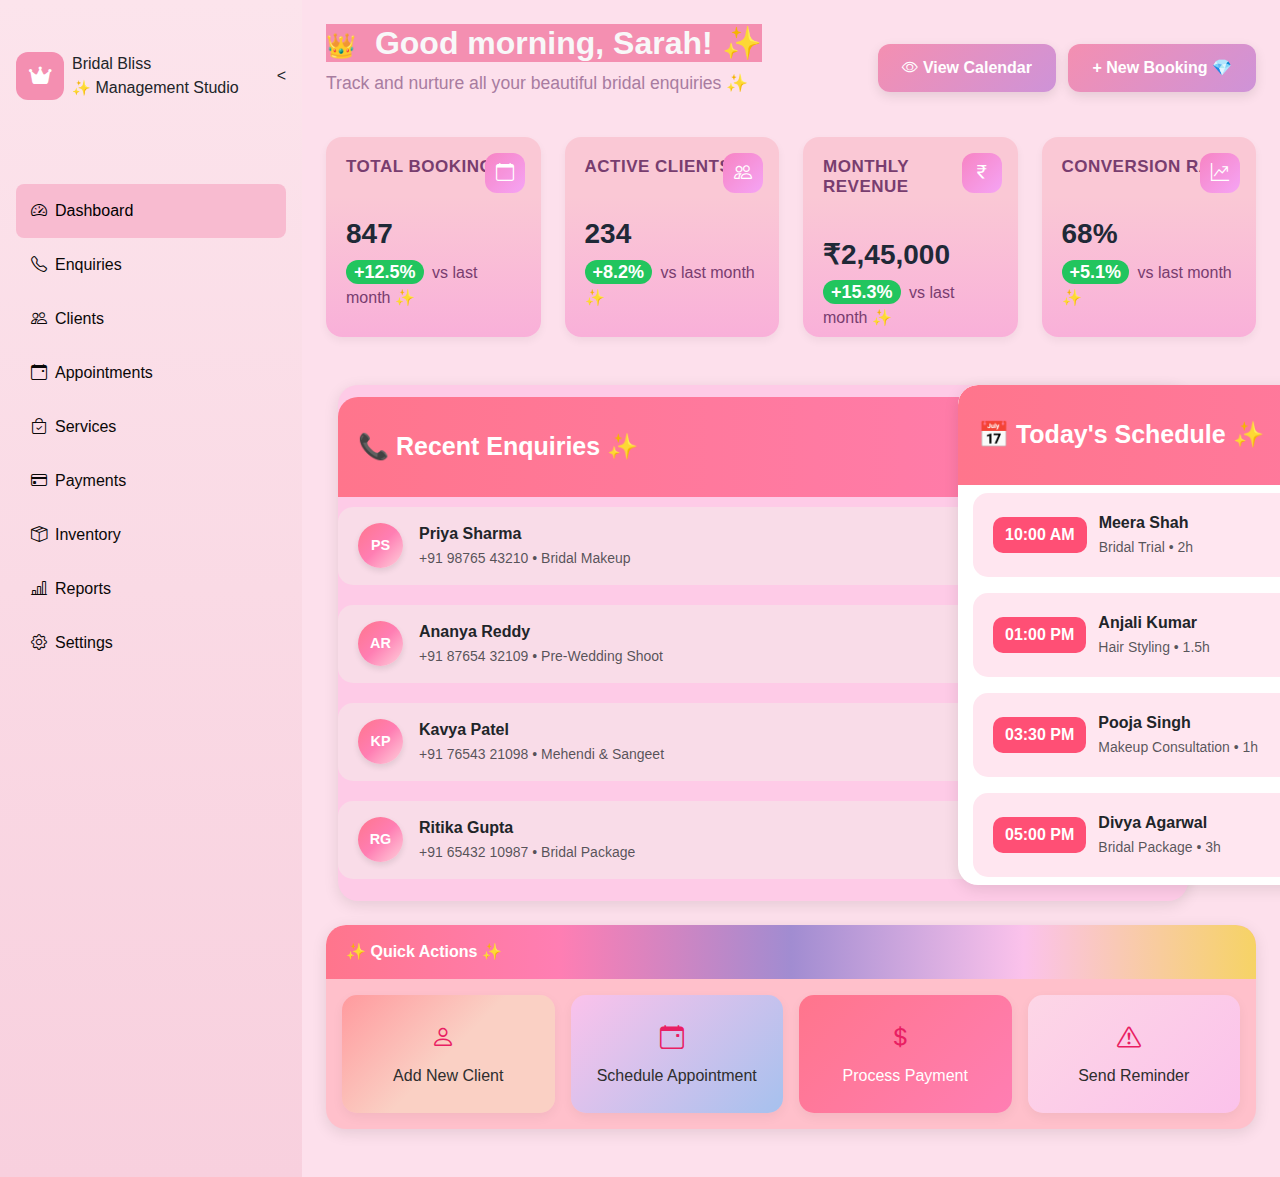
<file: index.html>
<!DOCTYPE html>
<html lang="en">

<head>
    <meta charset="UTF-8">
    <title>Bridal Dashboard</title>
    <meta name="viewport" content="width=device-width, initial-scale=1">

    <!-- Bootstrap CSS -->
    <link href="https://cdn.jsdelivr.net/npm/bootstrap@5.3.3/dist/css/bootstrap.min.css" rel="stylesheet">

    <!-- Bootstrap Icons -->
    <link href="https://cdn.jsdelivr.net/npm/bootstrap-icons@1.11.3/font/bootstrap-icons.css" rel="stylesheet">

    <!-- Font Awesome -->
    <link href="https://cdnjs.cloudflare.com/ajax/libs/font-awesome/6.5.2/css/all.min.css" rel="stylesheet">

    <!-- Your Custom CSS -->
    <link rel="stylesheet" href="index.css">
</head>

<body>
    <div class="dashboard-wrapper d-flex">

        <!-- Sidebar -->
        <aside class="sidebar p-3" id="sidebar">
            <div class="branding d-flex align-items-center justify-content-between">
                <div class="brand-info d-flex align-items-center"><br><br><br><br><br>
                    <div class="icon-box me-2">
                        <i class="fa-solid fa-crown"></i>
                    </div>
                    <div>
                        <div class="brand-name">Bridal Bliss</div>
                        <div class="brand-subtitle"><span class="sparkles">✨</span> Management Studio</div>
                    </div>
                </div>
                <div class="toggle-btn" id="toggleBtn">&lt;</div>
            </div><br>

            <ul class="nav flex-column sidebar-nav mt-4">
                <li class="nav-item"><a href="index.html" class="nav-link active"><i class="bi bi-speedometer2 me-2"></i>Dashboard</a></li>
                <li class="nav-item"><a href="enquires.html" class="nav-link"><i class="bi bi-telephone me-2"></i>Enquiries</a></li>
                <li class="nav-item"><a href="client.html" class="nav-link"><i class="bi bi-people me-2"></i>Clients</a></li>
                <li class="nav-item"><a href="Appointment.html" class="nav-link"><i class="bi bi-calendar-event me-2"></i>Appointments</a></li>
                <li class="nav-item"><a href="services.html" class="nav-link"><i class="bi bi-bag-check me-2"></i>Services</a></li>
                <li class="nav-item"><a href="Payment.html" class="nav-link"><i class="bi bi-credit-card me-2"></i>Payments</a></li>
                <li class="nav-item"><a href="#" class="nav-link"><i class="bi bi-box-seam me-2"></i>Inventory</a></li>
                <li class="nav-item"><a href="#" class="nav-link"><i class="bi bi-bar-chart-line me-2"></i>Reports</a></li>
                <li class="nav-item"><a href="#" class="nav-link"><i class="bi bi-gear me-2"></i>Settings</a></li>
            </ul>

            <!-- <div class="premium-box mt-auto p-3">
                <strong>🌟 Premium Studio</strong>
                <p class="small">Unlock advanced analytics, unlimited bookings & AI‑powered insights</p>
                <button class="btn btn-light btn-sm">Upgrade Now 💎</button>
            </div> -->
        </aside>

        <!-- Main Content -->
        <div class="main-content flex-grow-1 p-4">

            <!-- Header -->
            <div class="d-flex justify-content-between align-items-center mb-4">
                <div>
                    <h1 class="header-title"><span class="icon">👑</span> Good morning, Sarah! ✨</h1>
                    <p class="header-subtitle">Track and nurture all your beautiful bridal enquiries ✨</p>
                </div>
                <div>
                    <button class="btn new-enquiry-btn me-2"><i class="bi bi-eye"></i> View Calendar</button>
                    <button class="btn btn-primary new-enquiry-btn">+ New Booking 💎</button>
                </div>
            </div>


            <!-- Top Stats -->
            <div class="row g-4">
                <div class="col-md-3 col-sm-6">
                    <div class="stat-card">
                        <div class="stat-icon"><i class="bi bi-calendar"></i></div>
                        <h6>Total Bookings</h6>
                        <h3>847</h3>
                        <div class="mt-2"> <span class="growth">+12.5%</span> <span class="bottom-text">vs last month ✨</span> </div>
                    </div>
                </div>
                <div class="col-md-3 col-sm-6">
                    <div class="stat-card">
                        <div class="stat-icon"><i class="bi bi-people"></i></div>
                        <h6>Active Clients</h6>
                        <h3>234</h3>
                        <div class="mt-2"> <span class="growth">+8.2%</span> <span class="bottom-text">vs last month ✨</span> </div>
                    </div>
                </div>
                <div class="col-md-3 col-sm-6">
                    <div class="stat-card">
                        <div class="stat-icon"><i class="bi bi-currency-rupee"></i></div>
                        <h6>Monthly Revenue</h6>
                        <h3>₹2,45,000</h3>
                        <div class="mt-2"> <span class="growth">+15.3%</span> <span class="bottom-text">vs last month ✨</span> </div>
                    </div>
                </div>
                <div class="col-md-3 col-sm-6">
                    <div class="stat-card">
                        <div class="stat-icon"><i class="bi bi-graph-up-arrow"></i></div>
                        <h6>Conversion Rate</h6>
                        <h3>68%</h3>
                        <div class="mt-2"> <span class="growth">+5.1%</span> <span class="bottom-text">vs last month ✨</span> </div>
                    </div>
                </div>
            </div><br>

            <div class="container-fluid my-4">
                <div class="row g-4">
                    <!-- Recent Enquiries -->
                    <div class="col-lg-8">
                        <div class="card card-custom">
                            <div class="card-header-custom"> <span>📞 Recent Enquiries ✨</span> <button class="btn btn-sm" style="font-size: 17px; background-color: rgb(195, 195, 190);">View All</button> </div>
                            <ul class="list-group list-group-flush">
                                <li class="list-group-item enquiry-item d-flex justify-content-between align-items-center">
                                    <div class="d-flex align-items-center">
                                        <div class="avatar-circle me-3"> PS </div>
                                        <div> <strong>Priya Sharma</strong> <br> <span class="text-muted small">+91 98765 43210 • Bridal Makeup</span> </div>
                                    </div>
                                    <div class="text-end">
                                        <div class="small text-muted">2 hours ago</div> <span class="badge bg-primary badge-status contacted text-white">NEW</span> </div>
                                </li>
                                <li class="list-group-item enquiry-item d-flex justify-content-between align-items-center">
                                    <div class="d-flex align-items-center">
                                        <div class="avatar-circle me-3"> AR </div>
                                        <div> <strong>Ananya Reddy</strong> <br> <span class="text-muted small">+91 87654 32109 • Pre-Wedding Shoot</span> </div>
                                    </div>
                                    <div class="text-end">
                                        <div class="small text-muted">4 hours ago</div> <span class="badge badge-status contacted">CONTACTED</span> </div>
                                </li>
                                <li class="list-group-item enquiry-item d-flex justify-content-between align-items-center">
                                    <div class="d-flex align-items-center">
                                        <div class="avatar-circle me-3"> KP </div>
                                        <div> <strong>Kavya Patel</strong> <br> <span class="text-muted small">+91 76543 21098 • Mehendi & Sangeet</span> </div>
                                    </div>
                                    <div class="text-end">
                                        <div class="small text-muted">1 day ago</div> <span class="badge bg-success badge-status contacted text-white">CONVERTED</span> </div>
                                </li>
                                <li class="list-group-item enquiry-item d-flex justify-content-between align-items-center">
                                    <div class="d-flex align-items-center">
                                        <div class="avatar-circle me-3"> RG </div>
                                        <div> <strong>Ritika Gupta</strong> <br> <span class="text-muted small">+91 65432 10987 • Bridal Package</span> </div>
                                    </div>
                                    <div class="text-end">
                                        <div class="small text-muted">2 days ago</div> <span class="badge bg-info text-white badge-status contacted">FOLLOW-UP</span> </div>
                                </li>
                            </ul>
                        </div>
                    </div>
                    <!-- Today's Schedule -->
                    <div class="col-lg-4">
                        <div class="card card-customs">
                            <div class="card-header-customs"> 📅 Today's Schedule ✨ </div>
                            <ul class="list-group list-group-flush">
                                <li class="list-group-item schedule-item"> <span class="time-box">10:00 AM</span>
                                    <div class="schedule-info"> <strong>Meera Shah</strong><br> <small class="text-muted">Bridal Trial • 2h</small> </div> <span class="checkmark"> <i class="fa-solid fa-circle-check"></i> </span> </li>
                                <li class="list-group-item schedule-item"> <span class="time-box">01:00 PM</span>
                                    <div class="schedule-info"> <strong>Anjali Kumar</strong><br> <small class="text-muted">Hair Styling • 1.5h</small> </div> <span class="checkmark" style="color: green;">✔</span> </li>
                                <li class="list-group-item schedule-item"> <span class="time-box">03:30 PM</span>
                                    <div class="schedule-info"> <strong>Pooja Singh</strong><br> <small class="text-muted">Makeup Consultation • 1h</small> </div>
                                    <div class="checkmark done">✔</div>
                                </li>
                                <li class="list-group-item schedule-item"> <span class="time-box">05:00 PM</span>
                                    <div class="schedule-info"> <strong>Divya Agarwal</strong><br> <small class="text-muted">Bridal Package • 3h</small> </div> <span class="checkmark">✔</span> </li>
                            </ul>
                        </div>
                    </div>
                </div>
            </div>

            <!-- Quick Actions -->
            <div class="card card-customes my-4">
                <div class="card-header-customes"> ✨ Quick Actions ✨ </div>
                <div class="card-body">
                    <div class="row g-3">
                        <!-- Add New Client -->
                        <div class="col-md-3">
                            <div class="action-box gradient-1 text-center">
                                <div class="icon mb-2"><i class="bi bi-person"></i></div>
                                <div>Add New Client</div>
                            </div>
                        </div>
                        <!-- Schedule Appointment -->
                        <div class="col-md-3">
                            <div class="action-box gradient-2 text-center">
                                <div class="icon mb-2"><i class="bi bi-calendar-event"></i></div>
                                <div>Schedule Appointment</div>
                            </div>
                        </div>
                        <!-- Process Payment -->
                        <div class="col-md-3">
                            <div class="action-box gradient-3 text-center">
                                <div class="icon mb-2"><i class="bi bi-currency-dollar"></i></div>
                                <div>Process Payment</div>
                            </div>
                        </div>
                        <!-- Send Reminder -->
                        <div class="col-md-3">
                            <div class="action-box gradient-4 text-center">
                                <div class="icon mb-2"><i class="bi bi-exclamation-triangle"></i></div>
                                <div>Send Reminder</div>
                            </div>
                        </div>
                    </div>
                </div>
            </div>
        </div>
    </div>
    <!-- end main-content -->

    </div>
    <!-- end wrapper -->

    <!-- Bootstrap JS bundle -->
    <script src="https://cdn.jsdelivr.net/npm/bootstrap@5.3.3/dist/js/bootstrap.bundle.min.js"></script>

    <script>
        // Sidebar toggle logic
        const toggleBtn = document.getElementById('toggleBtn');
        const sidebar = document.getElementById('sidebar');

        toggleBtn.addEventListener('click', () => {
            sidebar.classList.toggle('collapsed');
            if (sidebar.classList.contains('collapsed')) {
                toggleBtn.innerHTML = '>';
            } else {
                toggleBtn.innerHTML = '<';
            }
        });
    </script>

</body>

</html>
</file>
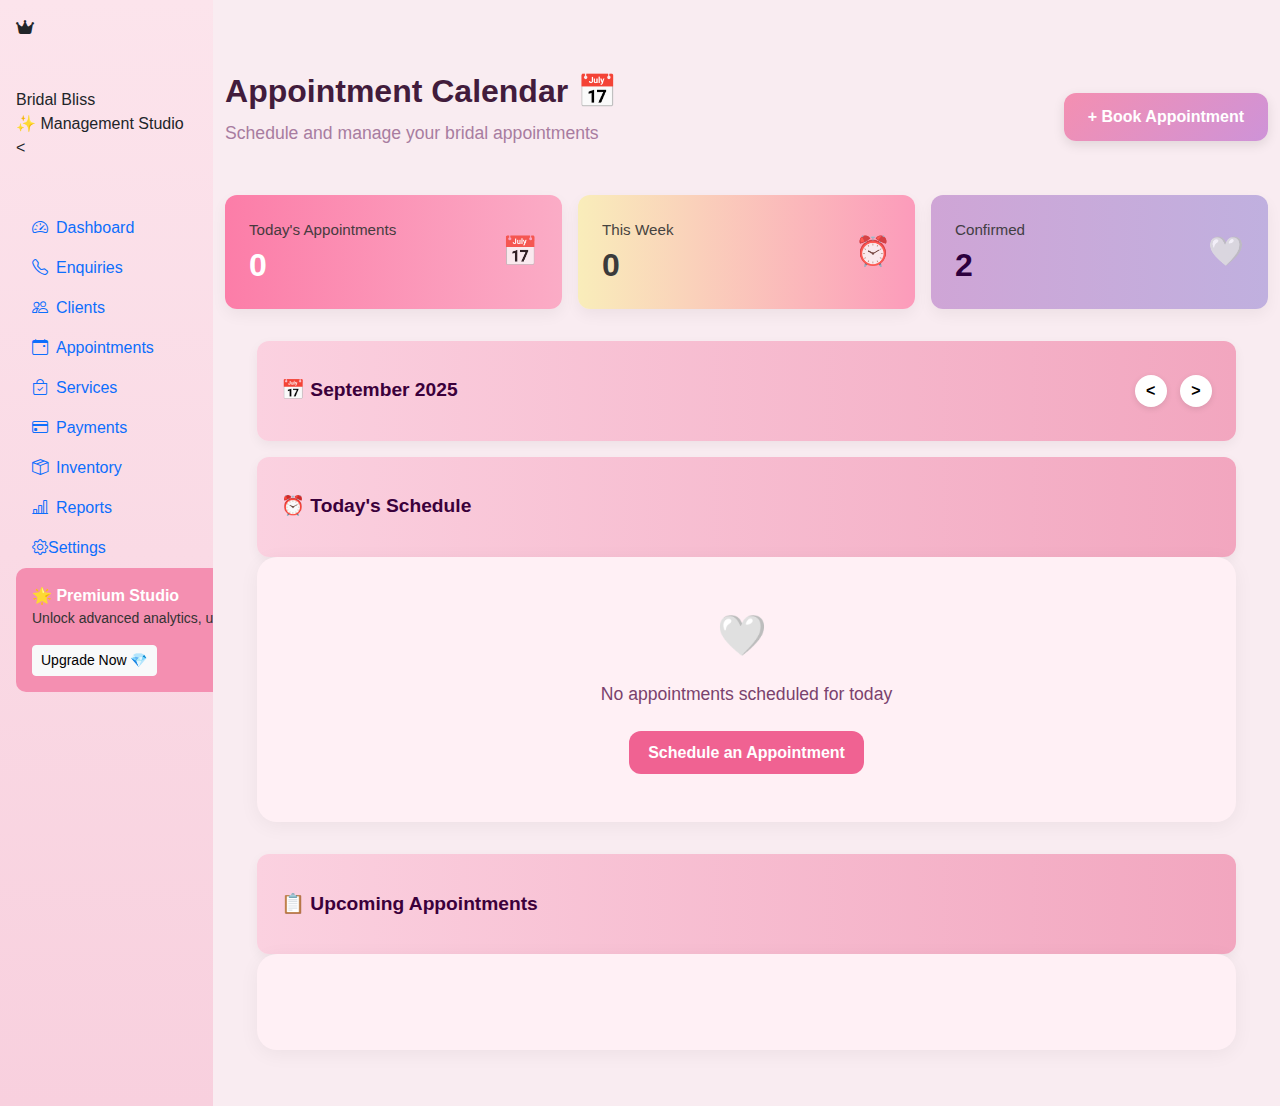
<file: Appointment.html>
<!DOCTYPE html>
<html lang="en">

<head>
    <meta charset="UTF-8">
    <title>Bridal Appointments</title>
    <meta name="viewport" content="width=device-width, initial-scale=1">
    <link href="https://cdn.jsdelivr.net/npm/bootstrap@5.3.3/dist/css/bootstrap.min.css" rel="stylesheet">
    <link rel="stylesheet" href="Appointment.css" />
    <link rel="stylesheet" href="https://cdn.jsdelivr.net/npm/bootstrap-icons@1.11.3/font/bootstrap-icons.css">
    <!-- Font Awesome 6 -->
    <link href="https://cdnjs.cloudflare.com/ajax/libs/font-awesome/6.5.0/css/all.min.css" rel="stylesheet">
    <!-- Bootstrap Icons -->
    <link href="https://cdn.jsdelivr.net/npm/bootstrap-icons@1.11.3/font/bootstrap-icons.css" rel="stylesheet">
    <link rel="stylesheet" href="https://cdnjs.cloudflare.com/ajax/libs/font-awesome/6.5.2/css/all.min.css">
</head>

<body>

    <div class="d-flex">
        <!-- Sidebar -->
        <aside class="sidebar p-3">
            <div class="card-custom">
                <div class="icon-box">
                    <!-- <i class="bi bi-crown"></i> -->
                    <i class="fa-solid fa-crown"></i>
                </div>
                <div><br><br>
                    <div class="title">Bridal Bliss</div>
                    <div class="subtitle">
                        <span class="sparkles">✨</span> Management Studio
                    </div>
                </div>
                <div class="back-btn" id="toggleBtn">&lt;</div>
            </div><br><br>
            <ul class="nav flex-column">
                <li class="nav-item"><a href="index.html" class="nav-link"><i class="bi bi-speedometer2 me-2"></i>Dashboard</a></li>
                <li class="nav-item"><a href="enquires.html" class="nav-link"><i class="bi bi-telephone me-2"></i>Enquiries</a></li>
                <li class="nav-item"><a href="client.html" class="nav-link"><i class="bi bi-people me-2"></i>Clients</a></li>
                <li class="nav-item"><a href="Appointment.html" class="nav-link active"><i class="bi bi-calendar-event me-2"></i>Appointments</a></li>
                <li class="nav-item"><a href="services.html" class="nav-link"><i class="bi bi-bag-check me-2"></i>Services</a></li>
                <li class="nav-item"><a href="Payment.html" class="nav-link"><i class="bi bi-credit-card me-2"></i>Payments</a></li>
                <li class="nav-item"><a href="#" class="nav-link"><i class="bi bi-box-seam me-2"></i>Inventory</a></li>
                <li class="nav-item"><a href="#" class="nav-link"><i class="bi bi-bar-chart-line me-2"></i>Reports</a></li>
                <li class="nav-item"><a href="#" class="nav-link"><i class="bi bi-gear"></i></i>Settings</a></li>
                <li class="nav-item mt-auto premium">
                    <div class="p-3 text-left">
                        <strong>🌟 Premium Studio</strong>
                        <p class="small">Unlock advanced analytics, unlimited bookings & AI-powered insights</p>
                        <button class="btn btn-light btn-sm">Upgrade Now 💎</button>
                        </button>
                    </div>
                </li>
            </ul>
        </aside>
        <script>
            const toggleBtn = document.getElementById("toggleBtn");
            const sidebar = document.getElementById("sidebar");

            toggleBtn.addEventListener("click", () => {
                sidebar.classList.toggle("collapsed");

                // change button direction
                if (sidebar.classList.contains("collapsed")) {
                    toggleBtn.innerHTML = ">";
                } else {
                    toggleBtn.innerHTML = "&lt;";
                }
            });
        </script>



        <div class="container-fluid py-4"><br><br>

            <!-- Header -->
            <div class="d-flex justify-content-between align-items-center">
                <div>
                    <h1 class="header-title">
                        Appointment Calendar 📅
                    </h1>
                    <p class="header-subtitle">
                        Schedule and manage your bridal appointments
                    </p>
                </div>
                <div>
                    <button class="new-enquiry-btn btn-primary">
          + Book Appointment
        </button>
                </div>
            </div>


            <div class="appointments-summary">
                <div class="summary-card pink">
                    <div class="card-text">
                        <p>Today's Appointments</p>
                        <h2>0</h2>
                    </div>
                    <div class="card-icon">📅</div>
                </div>

                <div class="summary-card peach">
                    <div class="card-text">
                        <p>This Week</p>
                        <h2>0</h2>
                    </div>
                    <div class="card-icon">⏰</div>
                </div>

                <div class="summary-card purple">
                    <div class="card-text">
                        <p>Confirmed</p>
                        <h2>2</h2>
                    </div>
                    <div class="card-icon">🤍</div>
                </div>
            </div>


            <div class="schedule-wrapper">

                <!-- Calendar Header -->
                <div class="section-header">
                    <span>📅 September 2025</span>
                    <div class="nav-buttons">
                        <button>&lt;</button>
                        <button>&gt;</button>
                    </div>
                </div>

                <!-- Today's Schedule -->
                <div class="section-header">
                    <span>⏰ Today's Schedule</span>
                </div>
                <div class="today-schedule">
                    <div class="empty-state">
                        <div class="icon">🤍</div>
                        <p>No appointments scheduled for today</p>
                        <button class="cta-btn">Schedule an Appointment</button>
                    </div>
                </div>

                <!-- Upcoming Appointments -->
                <div class="section-header">
                    <span>📋 Upcoming Appointments</span>
                </div>
                <div class="today-schedule">
                    <div class="empty-state"></div>
                </div>


            </div>






        </div>
    </div>


</body>

</html>
</file>
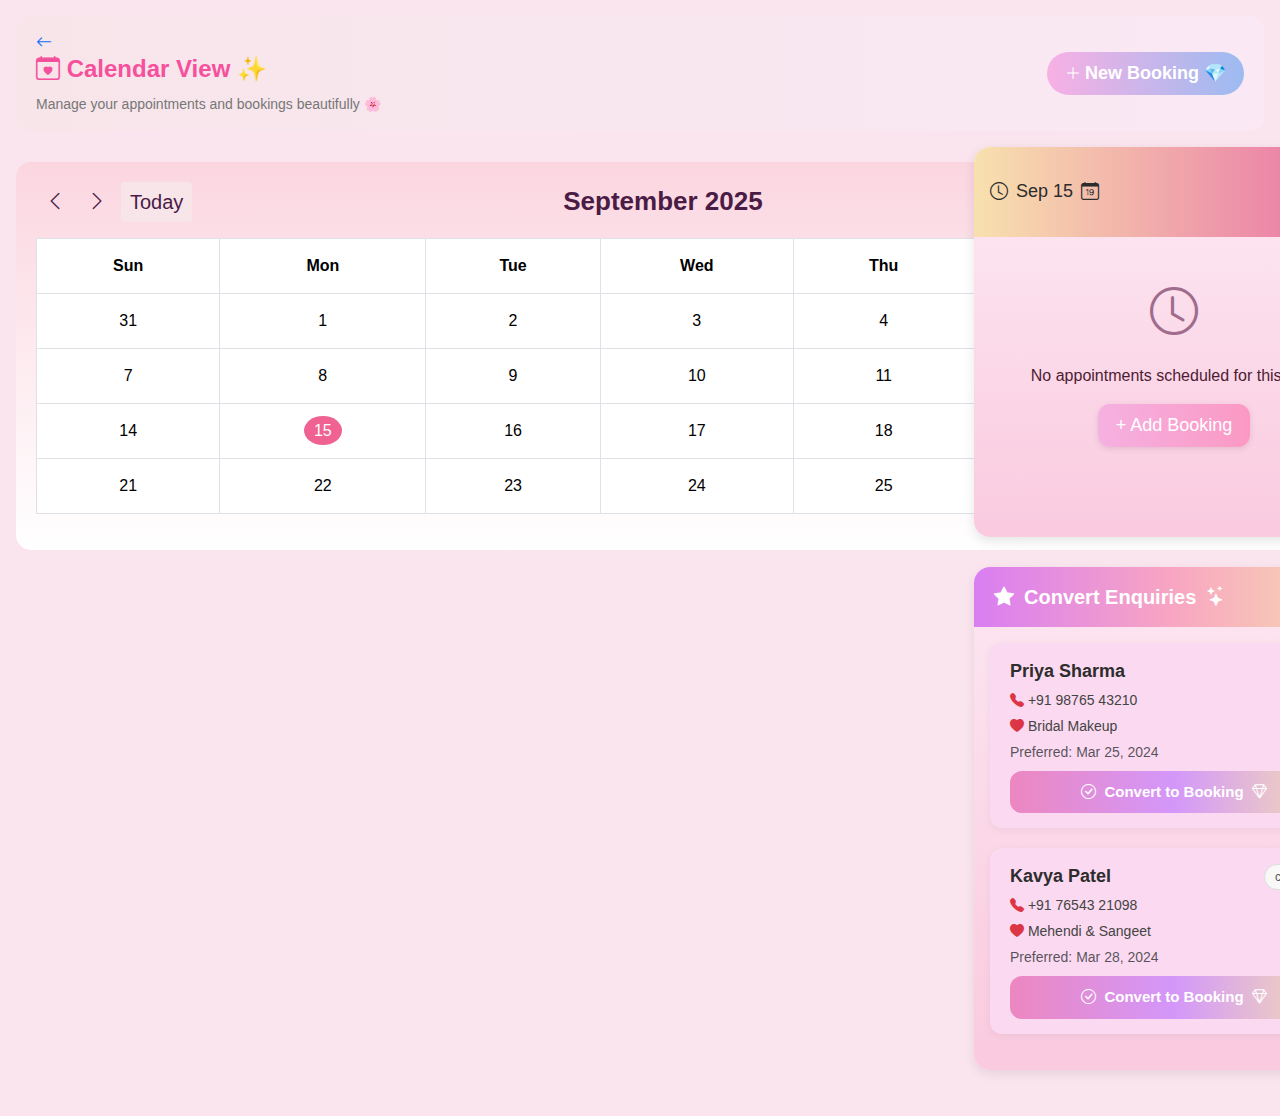
<file: calendar.html>
<!DOCTYPE html>
<html lang="en">

<head>
    <meta charset="UTF-8">
    <meta name="viewport" content="width=device-width, initial-scale=1.0">
    <title>Calendar View</title>
    <!-- Bootstrap CSS -->
    <link href="https://cdn.jsdelivr.net/npm/bootstrap@5.3.3/dist/css/bootstrap.min.css" rel="stylesheet">
    <link href="https://cdn.jsdelivr.net/npm/bootstrap-icons/font/bootstrap-icons.css" rel="stylesheet">
    <style>
        body {
            background: #fae4ee;
            font-family: 'Segoe UI', sans-serif;
        }
        
        .calendar-header {
            background: linear-gradient(to right, #f7e5ea, #fae9f4);
            border-radius: 15px;
            padding: 15px 20px;
            display: flex;
            justify-content: space-between;
            align-items: center;
        }
        
        .calendar-header h4 {
            font-weight: 700;
            color: #f6509d;
        }
        
        .calendar-header small {
            color: #777;
        }
        
        .btn-new {
            background: linear-gradient(to right, #f8b0e4, #9cbbf1);
            border: none;
            border-radius: 25px;
            padding: 8px 18px;
            color: #fff;
            font-weight: 600;
        }
        
        .calendar-box {
            background: linear-gradient(to bottom, #fbd6e0, #fff);
            border-radius: 15px;
            width: 1300px;
            padding: 20px;
            margin-top: 15px;
        }
        
        .calendar-box table th,
        .calendar-box table td {
            text-align: center;
            padding: 15px;
        }
        
        .calendar-box .today {
            background: #f06292;
            color: #fff;
            border-radius: 50%;
            padding: 6px 10px;
        }
        
        .booking-card {
            border-radius: 16px;
            margin-left: 110px;
            overflow: hidden;
            box-shadow: 0 4px 12px rgba(0, 0, 0, 0.1);
            border: none;
        }
        
        .booking-card .card-header {
            background: linear-gradient(to right, #f8e1ae, #e86aa6);
            color: #2c2c2c;
            font-weight: 500;
            font-size: 18px;
            border: none;
            display: flex;
            align-items: center;
            gap: 8px;
        }
        
        .booking-card .card-body {
            background: linear-gradient(to bottom, #fce3ef, #facadf);
            padding: 40px 20px;
            height: 300px;
            color: #4e1b34;
        }
        
        .booking-card .card-body i {
            color: #a06c8d;
        }
        
        .booking-card p {
            margin-top: 15px;
            font-size: 16px;
        }
        
        .booking-card .btn-custom {
            background: linear-gradient(to right, #f5b1e1, #fb99c4);
            border: none;
            border-radius: 12px;
            padding: 8px 18px;
            font-weight: 500;
            color: #110c0c;
            box-shadow: 0 2px 6px rgba(0, 0, 0, 0.1);
            transition: all 0.3s ease;
        }
        /* .booking-card .btn-custom:hover {
            background: linear-gradient(to right, #f9e7ef, #fff);
            box-shadow: 0 4px 12px rgba(0, 0, 0, 0.15);
        } */
        
        .main-card {
            border-radius: 16px;
            overflow: hidden;
            margin-left: 160px;
            border: none;
            max-width: 450px;
            margin: 30px auto;
            box-shadow: 0 4px 12px rgba(0, 0, 0, 0.08);
        }
        
        .main-card .card-header {
            background: linear-gradient(to right, #d97ef2, #f8a6c2, #f7e1ae);
            color: #fff;
            font-weight: 600;
            font-size: 20px;
            border: none;
            padding: 15px 20px;
            display: flex;
            align-items: center;
            gap: 10px;
        }
        
        .enquiry-card {
            background: #fbd9f0;
            border-radius: 12px;
            padding: 15px 20px;
            margin-bottom: 20px;
            box-shadow: 0 2px 8px rgba(0, 0, 0, 0.05);
        }
        
        .enquiry-card strong {
            font-size: 18px;
            color: #2d2d2d;
        }
        
        .status-badge {
            background: #f8f8f8;
            border: 1px solid #ddd;
            border-radius: 20px;
            font-size: 12px;
            padding: 3px 10px;
            margin-left: 8px;
            color: #555;
        }
        
        .enquiry-card small {
            display: block;
            margin-top: 5px;
            font-size: 14px;
            color: #444;
        }
        
        .convert-btn {
            width: 100%;
            margin-top: 15px;
            background: linear-gradient(to right, #ec87c0, #d397fa, #f7e1ae);
            border: none;
            border-radius: 12px;
            padding: 10px;
            font-size: 15px;
            font-weight: 600;
            color: #fff;
            display: flex;
            align-items: center;
            justify-content: center;
            gap: 8px;
            transition: all 0.3s ease;
        }
        
        .convert-btn:hover {
            opacity: 0.9;
            box-shadow: 0 4px 10px rgba(0, 0, 0, 0.15);
        }
        
        .new {
            text-decoration: none;
            color: white;
            font-size: 18px;
        }
    </style>
</head>

<body>

    <div class="container-fluid p-3">
        <!-- Header -->
        <div class="calendar-header">
            <div>
                <div style="color: #e83e8c;"><a href="index.html"><i class="bi bi-arrow-left"></i></a></div>
                <h4><i class="bi bi-calendar-heart"></i> Calendar View ✨</h4>
                <small>Manage your appointments and bookings beautifully 🌸</small>
            </div>
            <button class="btn-new"><i class="bi bi-plus-lg"></i> <a href="new booking.html" class="new"> New Booking 💎</a></button>
        </div>

        <div class="row mt-3">
            <!-- Calendar Section -->
            <div class="col-lg-8">
                <div class="calendar-box">
                    <div class="d-flex justify-content-between align-items-center mb-3">
                        <div>
                            <button class="btn  btn-sm" style="color: #4a1b45; font-size: 20px; font-weight: 500;"><i class="bi bi-chevron-left"></i></button>
                            <button class="btn  btn-sm" style="color: #4a1b45; font-size: 20px; font-weight: 500;"><i class="bi bi-chevron-right"></i></button>
                            <button class="btn  btn-sm" style="color: #4a1b45; background-color: #f7e5ea; font-size: 20px; font-weight: 500;">Today</button>
                        </div>
                        <h5 class="m-0" style="font-size: 26px; font-weight: 600; color: #4a1b45;">September 2025</h5>
                        <div>
                            <button class="btn btn-sm btn-danger">Month</button>
                            <button class="btn btn-sm btn-light">Week</button>
                            <button class="btn btn-sm btn-light">Day</button>
                        </div>
                    </div>

                    <!-- Calendar Table -->
                    <table class="table table-bordered">
                        <thead>
                            <tr>
                                <th>Sun</th>
                                <th>Mon</th>
                                <th>Tue</th>
                                <th>Wed</th>
                                <th>Thu</th>
                                <th>Fri</th>
                                <th>Sat</th>
                            </tr>
                        </thead>
                        <tbody>
                            <tr>
                                <td>31</td>
                                <td>1</td>
                                <td>2</td>
                                <td>3</td>
                                <td>4</td>
                                <td>5</td>
                                <td>6</td>
                            </tr>
                            <tr>
                                <td>7</td>
                                <td>8</td>
                                <td>9</td>
                                <td>10</td>
                                <td>11</td>
                                <td>12</td>
                                <td>13</td>
                            </tr>
                            <tr>
                                <td>14</td>
                                <td><span class="today">15</span></td>
                                <td>16</td>
                                <td>17</td>
                                <td>18</td>
                                <td>19</td>
                                <td>20</td>
                            </tr>
                            <tr>
                                <td>21</td>
                                <td>22</td>
                                <td>23</td>
                                <td>24</td>
                                <td>25</td>
                                <td>26</td>
                                <td>27</td>
                            </tr>
                        </tbody>
                    </table>
                </div>
            </div>

            <!-- Right Panel -->
            <div class="col-lg-4 right-panel">
                <!-- Booking Info -->
                <div class="card booking-card" style="max-width: 500px; width: 100%;">
                    <div class="card-header" style="height: 90px;">
                        <i class="bi bi-clock"></i> Sep 15 <i class="bi bi-calendar-date"></i>
                    </div>
                    <div class="card-body text-center">
                        <i class="bi bi-clock" style="font-size:3rem;"></i>
                        <p>No appointments scheduled for this date</p>
                        <button class="btn btn-custom"><a href="new booking.html" class="new">+ Add Booking</a></button>
                    </div>
                </div>

                <!-- Convert Enquiries -->
                <div class="card main-card" style="margin-left: 110px; max-width: 500px; width: 100%;">
                    <div class="card-header">
                        <i class="bi bi-star-fill"></i> Convert Enquiries <i class="bi bi-stars"></i>
                    </div>
                    <div class="card-body" style=" background: linear-gradient(to bottom, #fce3ef, #facadf);">

                        <!-- Enquiry 1 -->
                        <div class="enquiry-card">
                            <div class="d-flex justify-content-between align-items-center">
                                <strong>Priya Sharma</strong>
                                <span class="status-badge">new</span>
                            </div>
                            <small><i class="bi bi-telephone-fill text-danger"></i> +91 98765 43210</small>
                            <small><i class="bi bi-heart-fill text-danger"></i> Bridal Makeup</small>
                            <small class="text-muted">Preferred: Mar 25, 2024</small>
                            <button class="convert-btn mt-2">
        <i class="bi bi-check-circle"></i> Convert to Booking <i class="bi bi-gem"></i>
      </button>
                        </div>

                        <!-- Enquiry 2 -->
                        <div class="enquiry-card">
                            <div class="d-flex justify-content-between align-items-center">
                                <strong>Kavya Patel</strong>
                                <span class="status-badge">contacted</span>
                            </div>
                            <small><i class="bi bi-telephone-fill text-danger"></i> +91 76543 21098</small>
                            <small><i class="bi bi-heart-fill text-danger"></i> Mehendi & Sangeet</small>
                            <small class="text-muted">Preferred: Mar 28, 2024</small>
                            <button class="convert-btn mt-2">
        <i class="bi bi-check-circle"></i> Convert to Booking <i class="bi bi-gem"></i>
      </button>
                        </div>

                    </div>
                </div>
            </div>


        </div>
    </div>

    <!-- Bootstrap JS -->
    <script src="https://cdn.jsdelivr.net/npm/bootstrap@5.3.3/dist/js/bootstrap.bundle.min.js"></script>
</body>

</html>
</file>
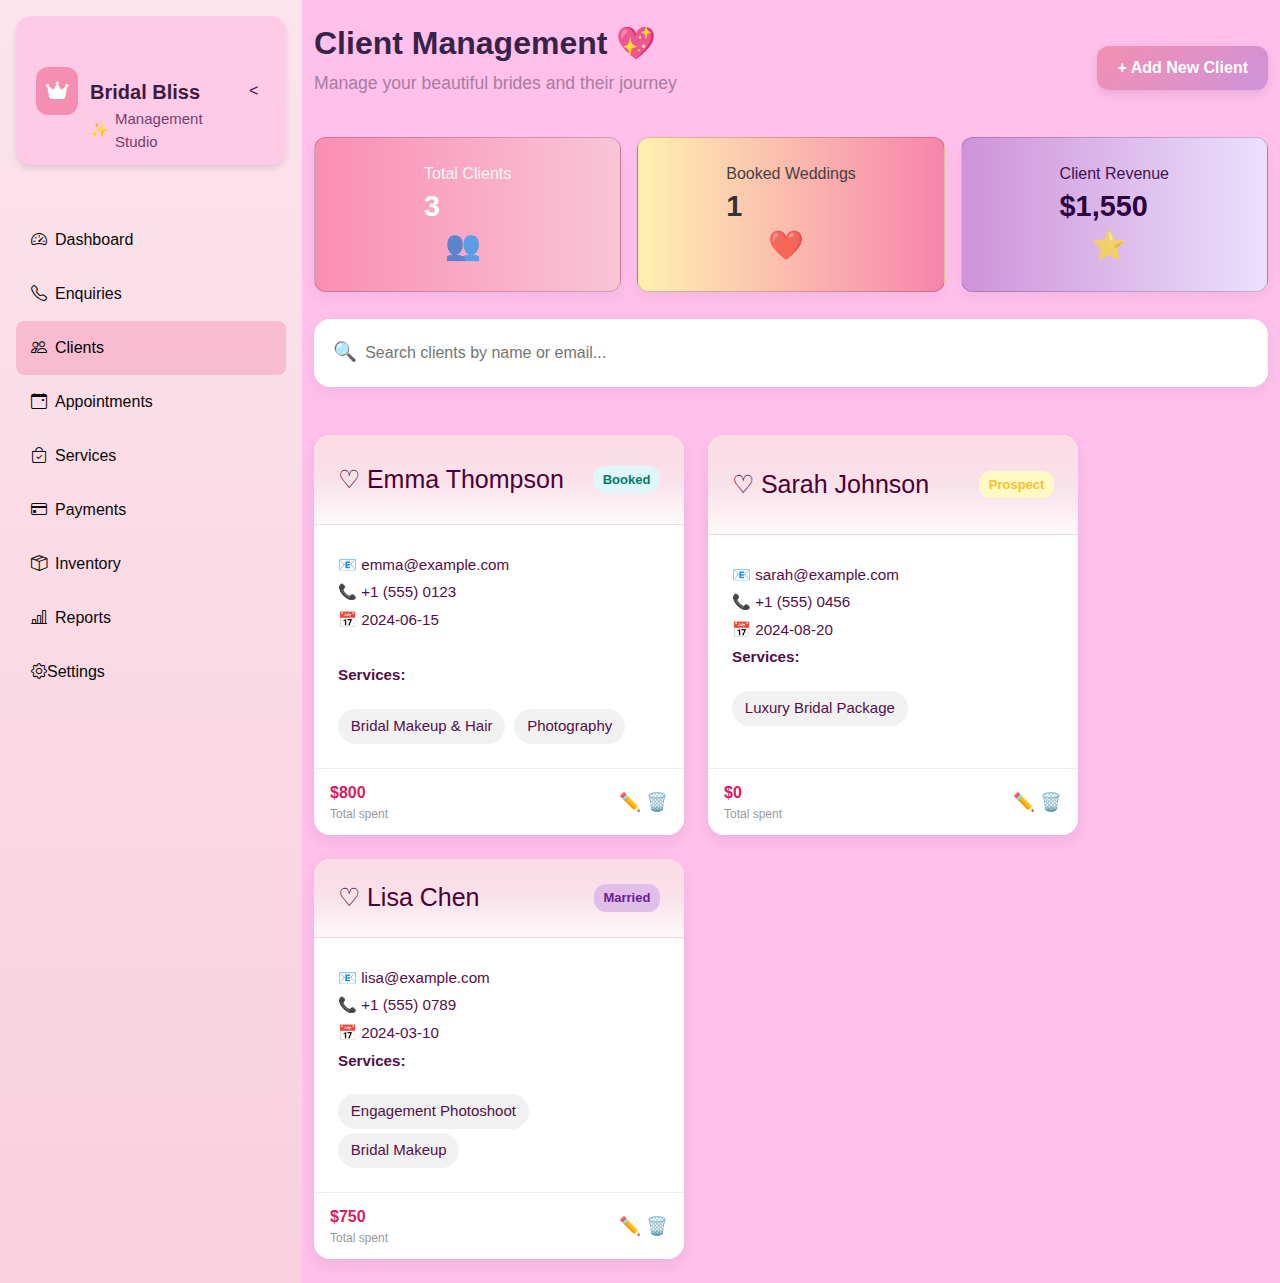
<file: client.html>
<!DOCTYPE html>
<html lang="en">

<head>
    <meta charset="UTF-8">
    <title>Bridal Clients</title>
    <meta name="viewport" content="width=device-width, initial-scale=1">
    <link href="https://cdn.jsdelivr.net/npm/bootstrap@5.3.3/dist/css/bootstrap.min.css" rel="stylesheet">
    <link rel="stylesheet" href="client.css" />
    <link rel="stylesheet" href="https://cdn.jsdelivr.net/npm/bootstrap-icons@1.11.3/font/bootstrap-icons.css">
    <!-- Font Awesome 6 -->
    <link href="https://cdnjs.cloudflare.com/ajax/libs/font-awesome/6.5.0/css/all.min.css" rel="stylesheet">
    <!-- Bootstrap Icons -->
    <link href="https://cdn.jsdelivr.net/npm/bootstrap-icons@1.11.3/font/bootstrap-icons.css" rel="stylesheet">
    <link rel="stylesheet" href="https://cdnjs.cloudflare.com/ajax/libs/font-awesome/6.5.2/css/all.min.css">
</head>

<body>

    <div class="d-flex">
        <!-- Sidebar -->
        <aside class="sidebar p-3">
            <div class="card-custom">
                <div class="icon-box">
                    <!-- <i class="bi bi-crown"></i> -->
                    <i class="fa-solid fa-crown"></i>
                </div>
                <div><br><br>
                    <div class="title">Bridal Bliss</div>
                    <div class="subtitle">
                        <span class="sparkles">✨</span> Management Studio
                    </div>
                </div>
                <div class="back-btn" id="toggleBtn">&lt;</div>
            </div><br><br>
            <ul class="nav flex-column">
                <li class="nav-item"><a href="index.html" class="nav-link"><i class="bi bi-speedometer2 me-2"></i>Dashboard</a></li>
                <li class="nav-item"><a href="enquires.html" class="nav-link"><i class="bi bi-telephone me-2"></i>Enquiries</a></li>
                <li class="nav-item"><a href="client.html" class="nav-link active"><i class="bi bi-people me-2"></i>Clients</a></li>
                <li class="nav-item"><a href="Appointment.html" class="nav-link"><i class="bi bi-calendar-event me-2"></i>Appointments</a></li>
                <li class="nav-item"><a href="services.html" class="nav-link"><i class="bi bi-bag-check me-2"></i>Services</a></li>
                <li class="nav-item"><a href="Payment.html" class="nav-link"><i class="bi bi-credit-card me-2"></i>Payments</a></li>
                <li class="nav-item"><a href="#" class="nav-link"><i class="bi bi-box-seam me-2"></i>Inventory</a></li>
                <li class="nav-item"><a href="#" class="nav-link"><i class="bi bi-bar-chart-line me-2"></i>Reports</a></li>
                <li class="nav-item"><a href="#" class="nav-link"><i class="bi bi-gear"></i></i>Settings</a></li>
                <!-- <li class="nav-item mt-auto premium">
                    <div class="p-3 text-left">
                        <strong>🌟 Premium Studio</strong>
                        <p class="small">Unlock advanced analytics, unlimited bookings & AI-powered insights</p>
                        <button class="btn btn-light btn-sm">Upgrade Now 💎</button>
                        </button>
                    </div>
                </li> -->
            </ul>
        </aside>
        <script>
            const toggleBtn = document.getElementById("toggleBtn");
            const sidebar = document.getElementById("sidebar");

            toggleBtn.addEventListener("click", () => {
                sidebar.classList.toggle("collapsed");

                // change button direction
                if (sidebar.classList.contains("collapsed")) {
                    toggleBtn.innerHTML = ">";
                } else {
                    toggleBtn.innerHTML = "&lt;";
                }
            });
        </script>



        <div class="container-fluid py-4">

            <!-- Header -->
            <div class="d-flex justify-content-between align-items-center">
                <div>
                    <h1 class="header-title">
                        Client Management 💖
                    </h1>
                    <p class="header-subtitle">
                        Manage your beautiful brides and their journey
                    </p>
                </div>
                <div>
                    <button class="new-enquiry-btn btn-primary">
          + Add New Client 
        </button>
                </div>
            </div><br>


            <div class="dashboard-cards">
                <div class="card pink">
                    <div>
                        <p>Total Clients</p>
                        <h2>3</h2>
                    </div>
                    <div class="icon">👥</div>
                </div>

                <div class="card peach">
                    <div>
                        <p>Booked Weddings</p>
                        <h2>1</h2>
                    </div>
                    <div class="icon">❤️</div>
                </div>

                <div class="card purple">
                    <div>
                        <p>Client Revenue</p>
                        <h2>$1,550</h2>
                    </div>
                    <div class="icon">⭐</div>
                </div>
            </div>

            <div class="client-search">
                <span class="search-icon">🔍</span>
                <input type="text" placeholder="Search clients by name or email..." />
            </div><br><br>


            <!-- client card -->

            <div class="client-cards">
                <div class="client-card">
                    <div class="card-header">
                        <span class="client-name">♡ Emma Thompson</span>
                        <span class="status booked">Booked</span>
                    </div>
                    <div class="card-body">
                        <p>📧 emma@example.com</p>
                        <p>📞 +1 (555) 0123</p>
                        <p>📅 2024-06-15</p><br>

                        <p><strong>Services:</strong></p>
                        <div class="services">
                            <span class="service-pill">Bridal Makeup & Hair</span>
                            <span class="service-pill">Photography</span>
                        </div>
                    </div>
                    <div class="card-footer">
                        <div class="spent">$800 <span>Total spent</span></div>
                        <div class="actions">
                            ✏️ 🗑️
                        </div>
                    </div>
                </div>

                <div class="client-card">
                    <div class="card-header">
                        <span class="client-name">♡ Sarah Johnson</span>
                        <span class="status prospect">Prospect</span>
                    </div>
                    <div class="card-body">
                        <p>📧 sarah@example.com</p>
                        <p>📞 +1 (555) 0456</p>
                        <p>📅 2024-08-20</p>

                        <p><strong>Services:</strong></p>
                        <div class="services">
                            <span class="service-pill">Luxury Bridal Package</span>
                        </div>
                    </div>
                    <div class="card-footer">
                        <div class="spent">$0 <span>Total spent</span></div>
                        <div class="actions">
                            ✏️ 🗑️
                        </div>
                    </div>
                </div>

                <div class="client-card">
                    <div class="card-header">
                        <span class="client-name">♡ Lisa Chen</span>
                        <span class="status married">Married</span>
                    </div>
                    <div class="card-body">
                        <p>📧 lisa@example.com</p>
                        <p>📞 +1 (555) 0789</p>
                        <p>📅 2024-03-10</p>

                        <p><strong>Services:</strong></p>
                        <div class="services">
                            <span class="service-pill">Engagement Photoshoot</span>
                            <span class="service-pill">Bridal Makeup</span>
                        </div>
                    </div>
                    <div class="card-footer">
                        <div class="spent">$750 <span>Total spent</span></div>
                        <div class="actions">
                            ✏️ 🗑️
                        </div>
                    </div>
                </div>
            </div>








        </div>
    </div>


</body>

</html>
</file>
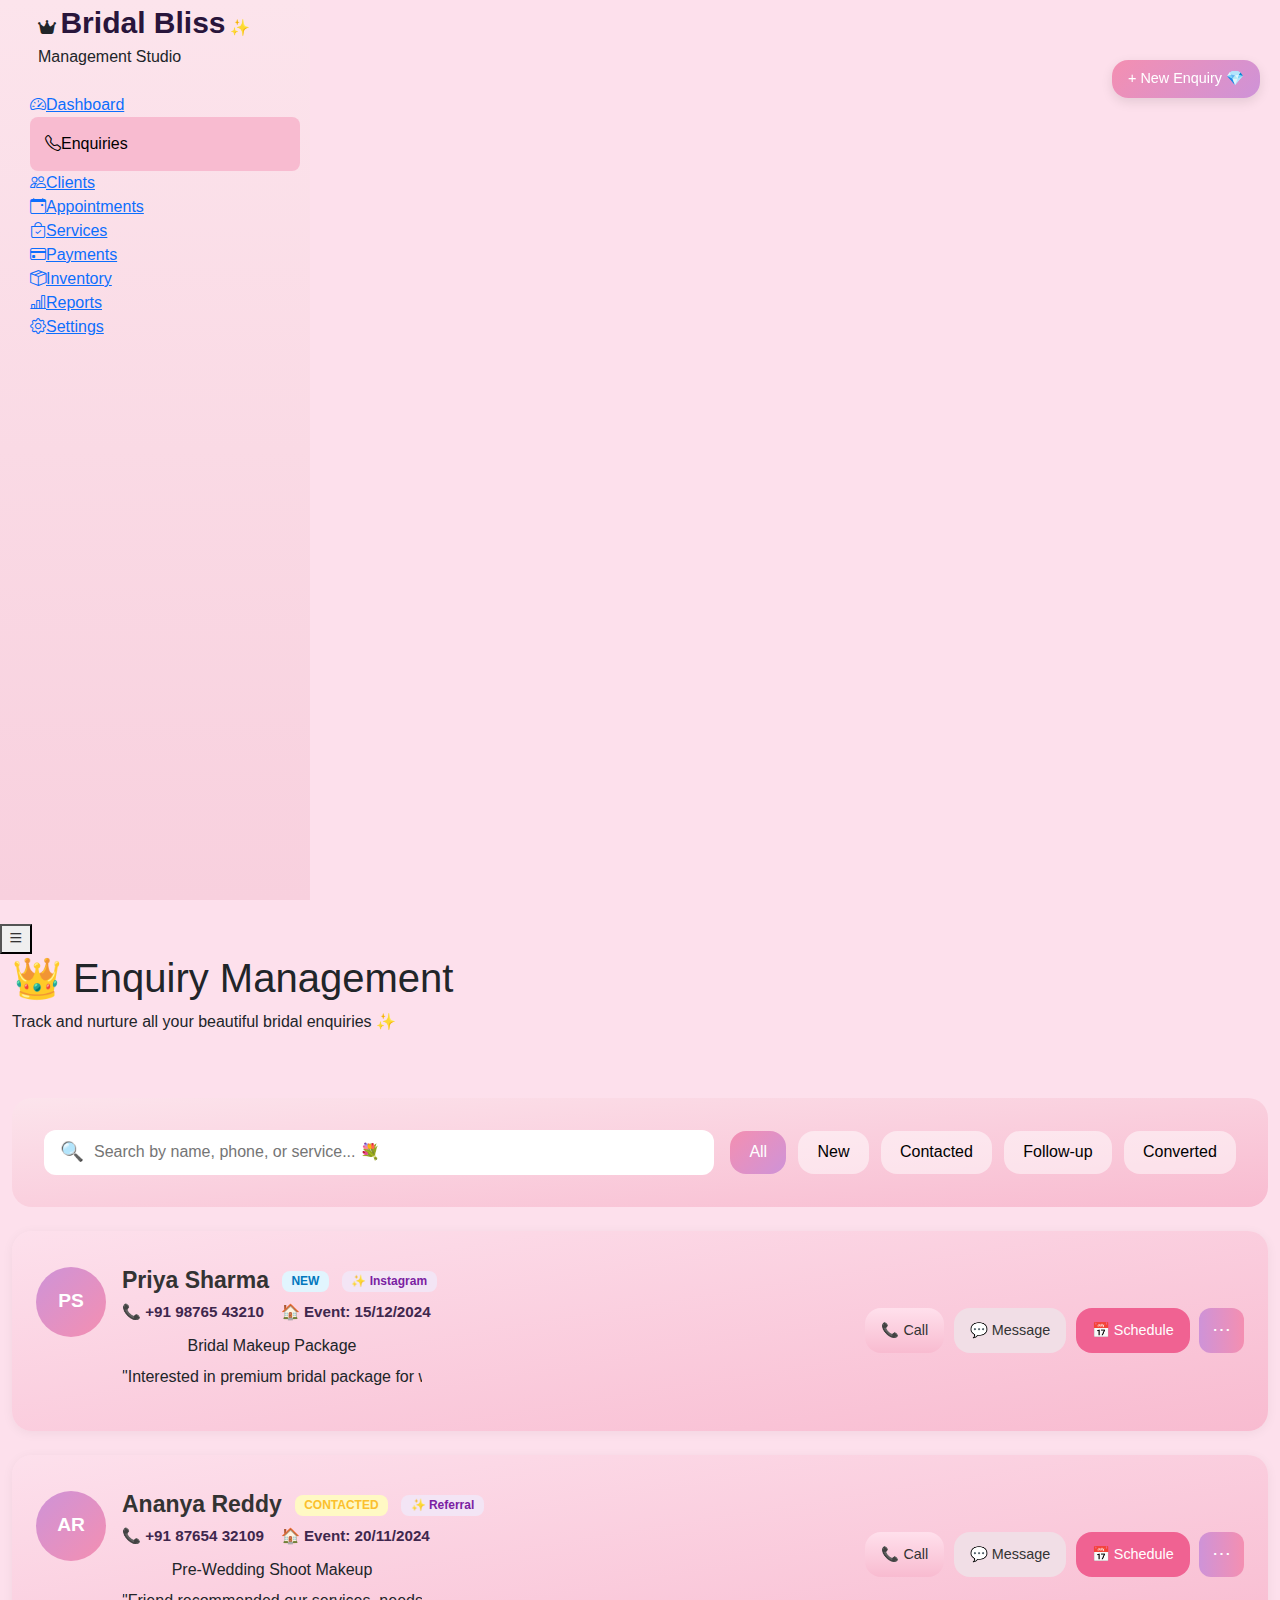
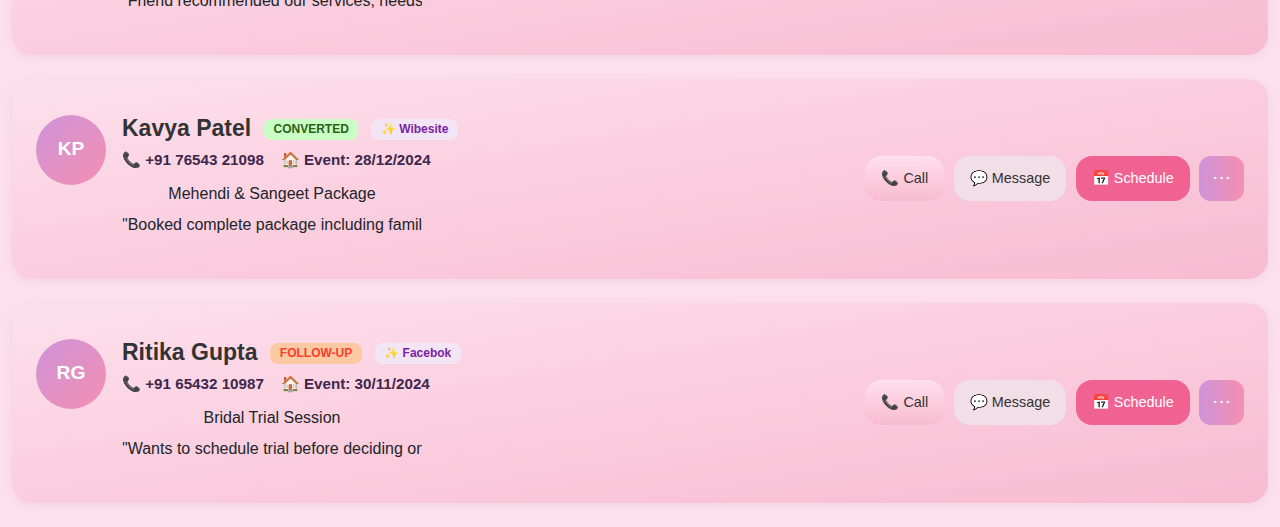
<file: enquires.html>
<!DOCTYPE html>
<html lang="en">

<head>
    <meta charset="UTF-8">
    <title>Bridal Enquiries</title>
    <meta name="viewport" content="width=device-width, initial-scale=1">
    <link href="https://cdn.jsdelivr.net/npm/bootstrap@5.3.3/dist/css/bootstrap.min.css" rel="stylesheet">
    <link rel="stylesheet" href="enquires.css" />
    <link rel="stylesheet" href="https://cdn.jsdelivr.net/npm/bootstrap-icons@1.11.3/font/bootstrap-icons.css">
    <!-- Font Awesome 6 -->
    <link href="https://cdnjs.cloudflare.com/ajax/libs/font-awesome/6.5.0/css/all.min.css" rel="stylesheet">
    <!-- Bootstrap Icons -->
    <link href="https://cdn.jsdelivr.net/npm/bootstrap-icons@1.11.3/font/bootstrap-icons.css" rel="stylesheet">
    <link rel="stylesheet" href="https://cdnjs.cloudflare.com/ajax/libs/font-awesome/6.5.2/css/all.min.css">
</head>

<body>

    <div class="wrapper">
        <!-- Sidebar -->
        <aside class="sidebar" id="sidebar">
            <div class="brand-info d-flex align-items-center mb-4">
                <i class="bi bi-crown me-2"></i>
                <div>
                    <i class="fa-solid fa-crown"></i>
                    <span class="brand-text" style="color: rgb(41, 21, 59); font-size: 30px; font-weight: 600;">Bridal Bliss</span>
                    <span class="brand-text">✨ Management Studio</span>
                </div>
            </div>

            <nav class="nav-links d-flex flex-column">
                <a href="index.html"><i class="bi bi-speedometer2"></i><span>Dashboard</span></a>
                <a href="enquires.html" class="nav-link active"><i class="bi bi-telephone"></i><span>Enquiries</span></a>
                <a href="client.html"><i class="bi bi-people"></i><span>Clients</span></a>
                <a href="Appointment.html"><i class="bi bi-calendar-event"></i><span>Appointments</span></a>
                <a href="services.html"><i class="bi bi-bag-check"></i><span>Services</span></a>
                <a href="Payment.html"><i class="bi bi-credit-card"></i><span>Payments</span></a>
                <a href="#"><i class="bi bi-box-seam"></i><span>Inventory</span></a>
                <a href="#"><i class="bi bi-bar-chart-line"></i><span>Reports</span></a>
                <a href="#"><i class="bi bi-gear"></i><span>Settings</span></a>
            </nav>
        </aside>

        <!-- Main Content -->
        <div class="main-content" id="main-content"><br>
            <!-- Toggle Button -->
            <button id="toggle-btn" class="toggle-btn"><i class="bi bi-list"></i></button>

            <div class="container-fluid">
                <h1>👑 Enquiry Management</h1>
                <p>Track and nurture all your beautiful bridal enquiries ✨</p>

                <!-- Sample Buttons -->
                <div class="mb-4" style="position: fixed; top: 60px; right: 20px; z-index: 1000;">
                    <a href="new enquriy.html" class="btn btn-primary new-enquiry-btn">
                         + New Enquiry 💎
                    </a>
                </div><br><br>


                <!-- Add your dashboard content/cards/stats here -->
                <div class="search-tabs-wrapper">
                    <div class="search-bar">
                        <span class="search-icon">🔍</span>
                        <input type="text" placeholder="Search by name, phone, or service... 💐" />
                    </div>

                    <div class="tabs">
                        <button class="tab-btn active">All</button>
                        <button class="tab-btn">New</button>
                        <button class="tab-btn">Contacted</button>
                        <button class="tab-btn">Follow-up</button>
                        <button class="tab-btn">Converted</button>
                    </div>
                </div><br>

                <!-- enquiry card -->
                <div class="enquiry-card">
                    <div class="enquiry-left">
                        <div class="avatar">PS</div>
                        <div class="details">
                            <h4>Priya Sharma <span class="tag new">NEW</span> <span class="tag source">✨ Instagram</span></h4>
                            <p>📞 +91 98765 43210 &nbsp;&nbsp; 🏠 Event: 15/12/2024</p>
                            <div class="progress-bar">Bridal Makeup Package</div>
                            <div class="progress-bar">"Interested in premium bridal package for winter wedding"</div>
                        </div>
                    </div>
                    <div class="enquiry-actions">
                        <button class="btn call">📞 Call</button>
                        <button class="btn message">💬 Message</button>
                        <button class="btn schedule">📅 Schedule</button>
                        <div class="more-menu-wrapper">
                            <button class="btn more" onclick="toggleMenu(this)">⋯</button>

                            <div class="dropdown-menu hidden">
                                <div class="dropdown-item">👤 Convert to Client 💎</div>
                                <div class="dropdown-item">✨ Edit Details</div>
                                <div class="dropdown-item">📋 View History</div>
                                <div class="dropdown-item drop">❤️ Mark as Dropped</div>
                            </div>
                        </div>

                    </div>
                </div>

                <div class="enquiry-card">
                    <div class="enquiry-left">
                        <div class="avatar">AR</div>
                        <div class="details">
                            <h4>Ananya Reddy <span class="tag contacted">CONTACTED</span> <span class="tag source">✨ Referral</span></h4>
                            <p>📞 +91 87654 32109 &nbsp;&nbsp; 🏠 Event: 20/11/2024</p>
                            <div class="progress-bar">Pre-Wedding Shoot Makeup</div>
                            <div class="progress-bar">"Friend recommended our services, needs makeup for outdoor shoot"</div>
                        </div>
                    </div>
                    <div class="enquiry-actions">
                        <button class="btn call">📞 Call</button>
                        <button class="btn message">💬 Message</button>
                        <button class="btn schedule">📅 Schedule</button>
                        <div class="more-menu-wrapper">
                            <button class="btn more" onclick="toggleMenu(this)">⋯</button>

                            <div class="dropdown-menu hidden">
                                <div class="dropdown-item">👤 Convert to Client 💎</div>
                                <div class="dropdown-item">✨ Edit Details</div>
                                <div class="dropdown-item">📋 View History</div>
                                <div class="dropdown-item drop">❤️ Mark as Dropped</div>
                            </div>
                        </div>
                    </div>
                </div>


                <div class="enquiry-card">
                    <div class="enquiry-left">
                        <div class="avatar">KP</div>
                        <div class="details">
                            <h4>Kavya Patel <span class="tag coverted">CONVERTED</span> <span class="tag source">✨ Wibesite</span></h4>
                            <p>📞 +91 76543 21098 &nbsp;&nbsp; 🏠 Event: 28/12/2024</p>
                            <div class="progress-bar">Mehendi & Sangeet Package</div>
                            <div class="progress-bar">"Booked complete package including family makeup"</div>
                        </div>
                    </div>
                    <div class="enquiry-actions">
                        <button class="btn call">📞 Call</button>
                        <button class="btn message">💬 Message</button>
                        <button class="btn schedule">📅 Schedule</button>
                        <div class="more-menu-wrapper">
                            <button class="btn more" onclick="toggleMenu(this)">⋯</button>

                            <div class="dropdown-menu hidden">
                                <div class="dropdown-item">👤 Convert to Client 💎</div>
                                <div class="dropdown-item">✨ Edit Details</div>
                                <div class="dropdown-item">📋 View History</div>
                                <div class="dropdown-item drop">❤️ Mark as Dropped</div>
                            </div>
                        </div>
                    </div>
                </div>


                <div class="enquiry-card">
                    <div class="enquiry-left">
                        <div class="avatar">RG</div>
                        <div class="details">
                            <h4>Ritika Gupta <span class="tag follow">FOLLOW-UP</span> <span class="tag source">✨ Facebok</span></h4>
                            <p>📞 +91 65432 10987 &nbsp;&nbsp; 🏠 Event: 30/11/2024</p>
                            <div class="progress-bar">Bridal Trial Session</div>
                            <div class="progress-bar">"Wants to schedule trial before deciding on wedding package"</div>
                        </div>
                    </div>
                    <div class="enquiry-actions">
                        <button class="btn call">📞 Call</button>
                        <button class="btn message">💬 Message</button>
                        <button class="btn schedule">📅 Schedule</button>
                        <div class="more-menu-wrapper">
                            <button class="btn more" onclick="toggleMenu(this)">⋯</button>

                            <div class="dropdown-menu hidden">
                                <div class="dropdown-item">👤 Convert to Client 💎</div>
                                <div class="dropdown-item">✨ Edit Details</div>
                                <div class="dropdown-item">📋 View History</div>
                                <div class="dropdown-item drop">❤️ Mark as Dropped</div>
                            </div>
                        </div>
                    </div>
                </div>







            </div>
        </div>
    </div>

    <!-- Bootstrap Bundle JS -->
    <script src="https://cdn.jsdelivr.net/npm/bootstrap@5.3.3/dist/js/bootstrap.bundle.min.js"></script>

    <!-- Sidebar Toggle JS -->
    <script>
        const sidebar = document.getElementById("sidebar");
        const mainContent = document.getElementById("main-content");
        const toggleBtn = document.getElementById("toggle-btn");

        toggleBtn.addEventListener("click", () => {
            sidebar.classList.toggle("collapsed");
        });
    </script>

</body>

</html>
</file>
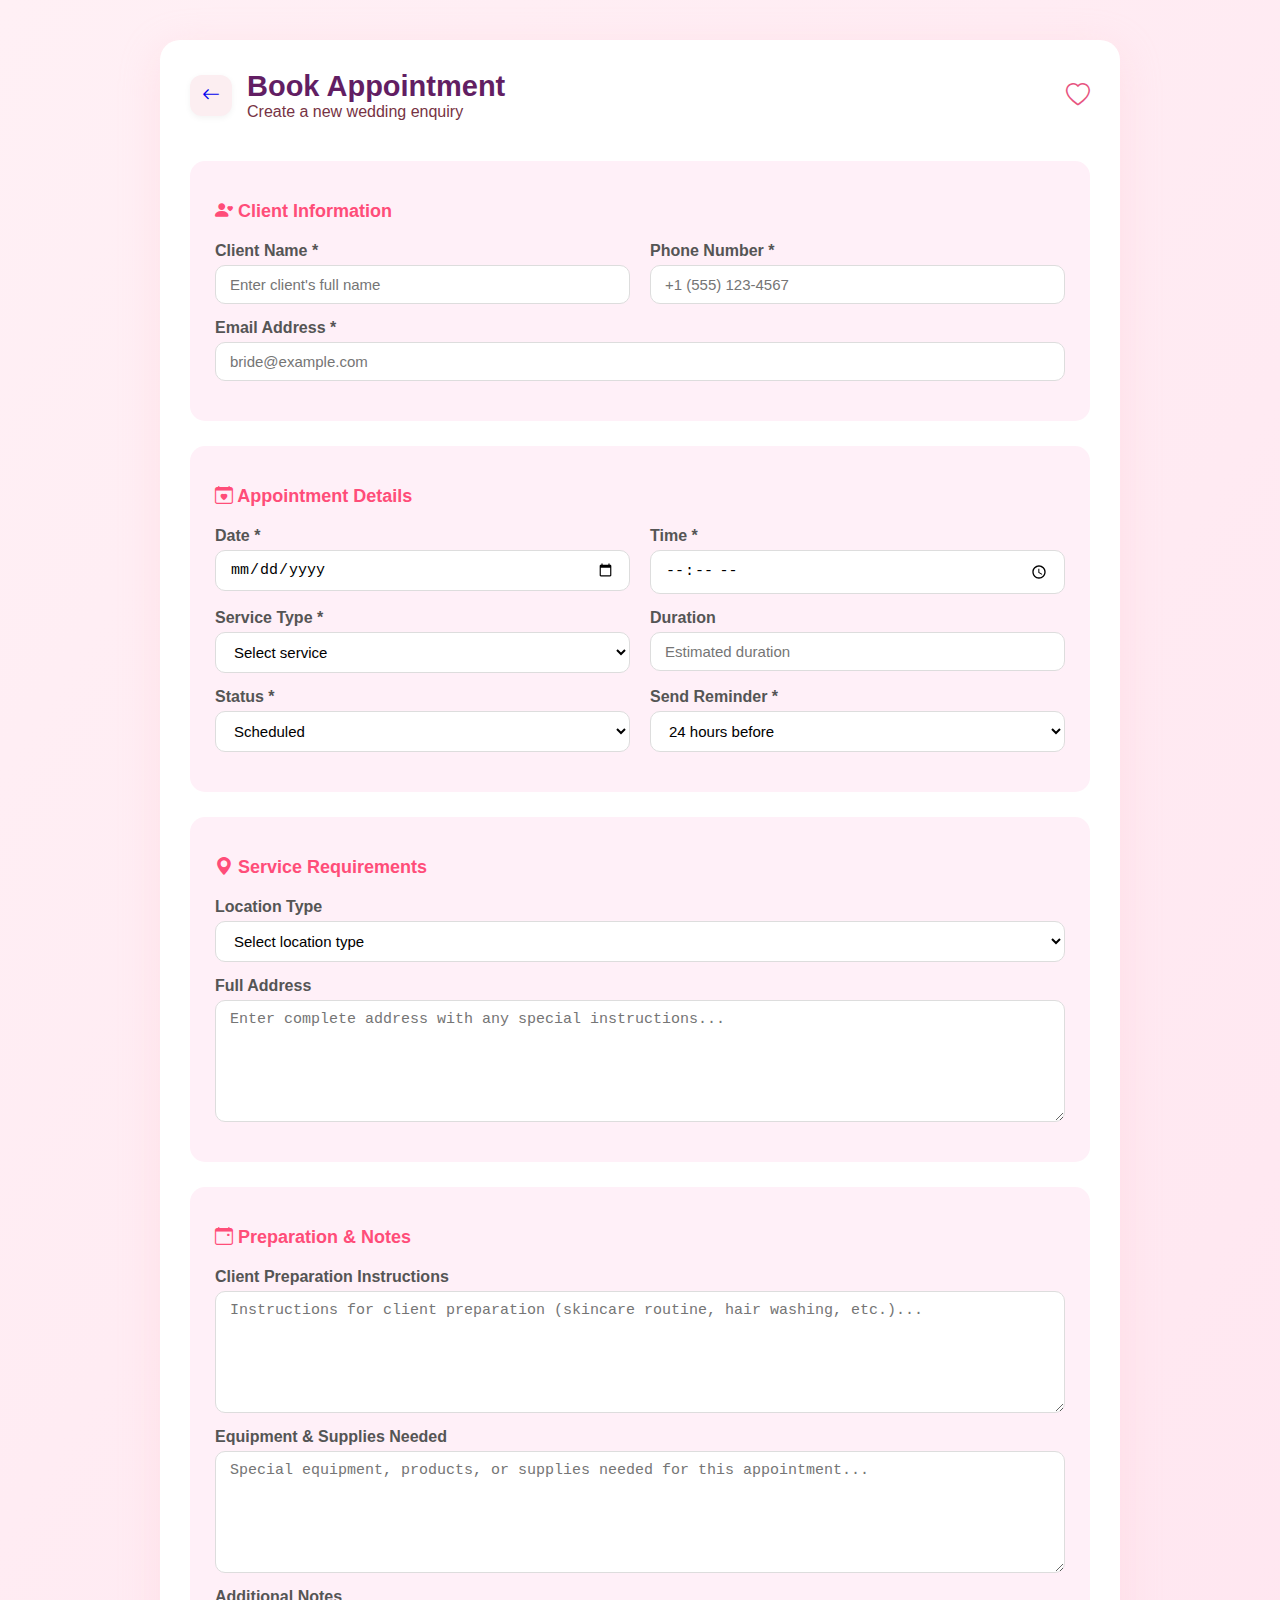
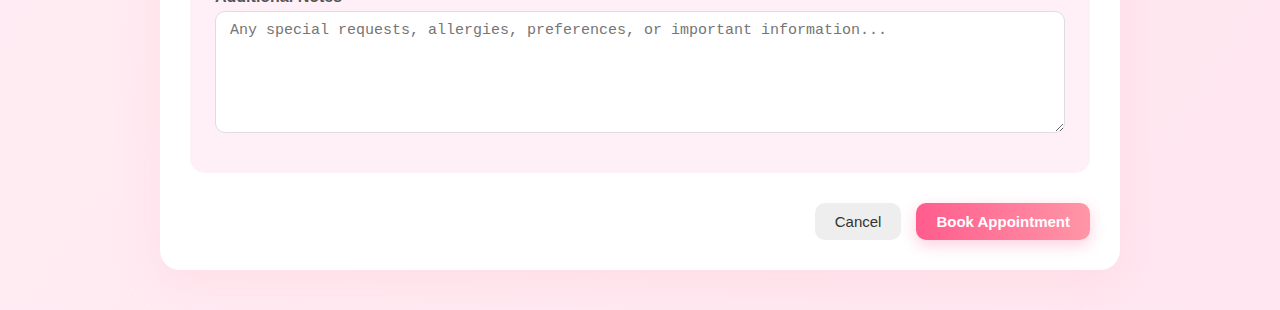
<file: new booking.html>
<!DOCTYPE html>
<html lang="en">

<head>
    <meta charset="UTF-8">
    <meta name="viewport" content="width=device-width, initial-scale=1.0">
    <title>New Enquiry</title>
    <link rel="stylesheet" href="https://cdn.jsdelivr.net/npm/bootstrap-icons/font/bootstrap-icons.css">
    <link rel="stylesheet" href="new booking.css">
</head>

<body>
    <div class="form-container">
        <div class="form-header">
            <div class="header-left">
                <div class="back-btn"><a href="index.html"><i class="bi bi-arrow-left"></i></a></div>
                <div class="header-text">
                    <div class="gradient-bar" style="color: rgb(98, 30, 99); font-weight: 600; font-size: 29px;">Book Appointment</div>
                    <p>Create a new wedding enquiry</p>
                </div>
            </div>
            <div class="header-right">
                <i class="bi bi-heart" style="color: #e75480;"></i>
            </div>
        </div>


        <!-- Personal Info -->
        <section class="form-section">
            <h2><i class="bi bi-person-heart"></i> Client Information</h2>
            <div class="row">
                <div class="input-group">
                    <label>Client Name *</label>
                    <input type="text" placeholder="Enter client's full name" />
                </div>
                <div class="input-group">
                    <label>Phone Number *</label>
                    <input type="text" placeholder="+1 (555) 123-4567" />
                </div>

            </div>
            <div class="row">
                <div class="input-group">
                    <label>Email Address *</label>
                    <input type="email" placeholder="bride@example.com" />
                </div>

            </div>
        </section>

        <!-- Appointment Details -->
        <section class="form-section">
            <h2><i class="bi bi-calendar-heart"></i> Appointment Details</h2>
            <div class="row">
                <div class="input-group">
                    <label>Date *</label>
                    <input type="date" />
                </div>
                <div class="input-group">
                    <label>Time *</label>
                    <input type="time" placeholder="Select time slot" />
                </div>
            </div>
            <div class="row">
                <div class="input-group">
                    <label>Service Type *</label>
                    <select>
                       <option selected>Select service</option>
                       <option>Bridal Makeup</option>
                       <option>Hair Styling</option>
                    </select>
                </div>
                <div class="input-group">
                    <label>Duration</label>
                    <input type="text" placeholder="Estimated duration">
                </div>
            </div>
            <div class="row">
                <div class="input-group">
                    <label>Status *</label>
                    <select>
          <option selected>Scheduled</option>
          <option>Pending</option>
          <option>Completed</option>
        </select>
                </div>
                <div class="input-group">
                    <label>Send Reminder *</label>
                    <select>
          <option selected>24 hours before</option>
          <option>12 hours before</option>
          <option>1 hour before</option>
        </select>
                </div>
            </div>
        </section>

        <!-- Location Details -->
        <section class="form-section">
            <h2><i class="bi bi-geo-alt-fill"></i> Service Requirements</h2>
            <div class="row">
                <div class="input-group">
                    <label>Location Type</label>
                    <select>
             <option selected>Select location type</option>
          <option>Home</option>
          <option>Studio</option>
          </select>
                </div>
            </div>
            <div class="row">
                <div class="input-group full-width">
                    <label>Full Address</label>
                    <textarea class="form-control" rows="2" placeholder="Enter complete address with any special instructions..."></textarea>
                </div>
            </div>
        </section>


        <!-- Preparation & Notes -->
        <section class="form-section">
            <h2><i class="bi bi-calendar-event"></i> Preparation & Notes</h2>
            <div class="row">
                <div class="input-group">
                    <label>Client Preparation Instructions</label>
                    <textarea class="form-control" rows="2" placeholder="Instructions for client preparation (skincare routine, hair washing, etc.)..."></textarea>
                </div>
            </div>
            <div class="row">
                <div class="input-group full-width">
                    <label>Equipment & Supplies Needed</label>
                    <textarea class="form-control" rows="2" placeholder="Special equipment, products, or supplies needed for this appointment..."></textarea>
                </div>
            </div>
            <div class="row">
                <div class="input-group full-width">
                    <label>Additional Notes</label>
                    <textarea class="form-control" rows="2" placeholder="Any special requests, allergies, preferences, or important information..."></textarea>
        </section>



        <!-- Buttons -->
        <div class="button-group">
            <button class="btn cancel">Cancel</button>
            <button class="btn submit">Book Appointment</button>
        </div>
        </div>
</body>

</html>
</file>
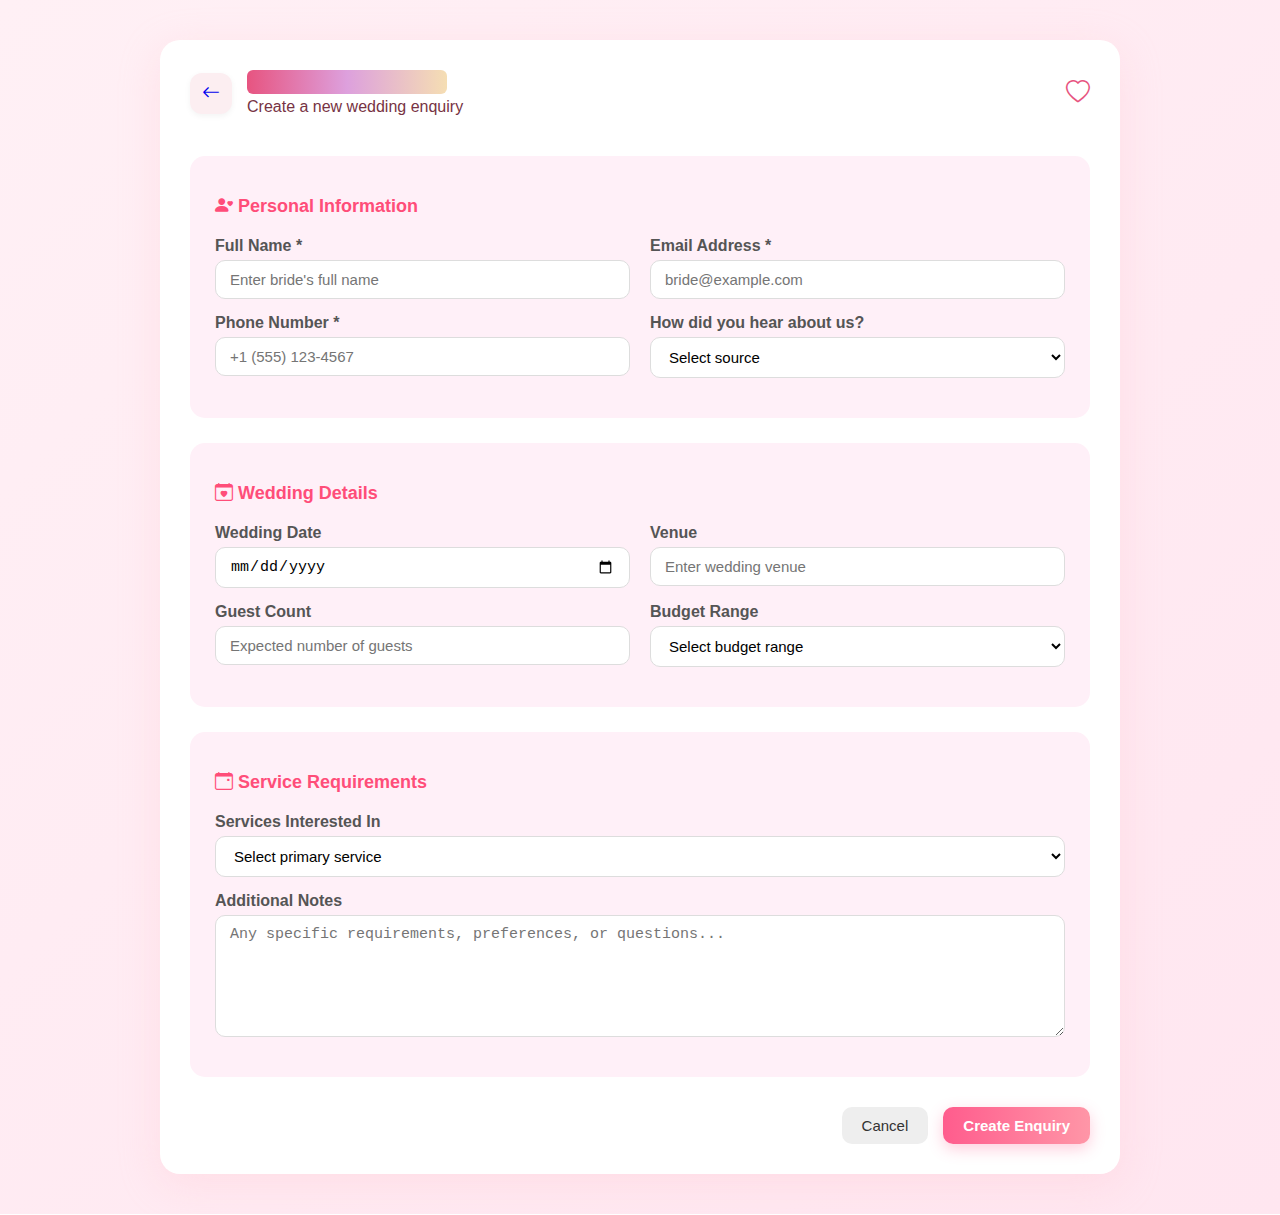
<file: new enquriy.html>
<!DOCTYPE html>
<html lang="en">

<head>
    <meta charset="UTF-8">
    <meta name="viewport" content="width=device-width, initial-scale=1.0">
    <title>New Enquiry</title>
    <link rel="stylesheet" href="https://cdn.jsdelivr.net/npm/bootstrap-icons/font/bootstrap-icons.css">
    <link rel="stylesheet" href="new enquriy.css">
</head>

<body>
    <div class="form-container">
        <div class="form-header">
            <div class="header-left">
                <div class="back-btn"><a href="enquires.html"><i class="bi bi-arrow-left"></i></a></div>
                <div class="header-text">
                    <div class="gradient-bar"></div>
                    <p>Create a new wedding enquiry</p>
                </div>
            </div>
            <div class="header-right">
                <i class="bi bi-heart" style="color: #e75480;"></i>
            </div>
        </div>


        <!-- Personal Info -->
        <section class="form-section">
            <h2><i class="bi bi-person-heart"></i> Personal Information</h2>
            <div class="row">
                <div class="input-group">
                    <label>Full Name *</label>
                    <input type="text" placeholder="Enter bride's full name" />
                </div>
                <div class="input-group">
                    <label>Email Address *</label>
                    <input type="email" placeholder="bride@example.com" />
                </div>
            </div>
            <div class="row">
                <div class="input-group">
                    <label>Phone Number *</label>
                    <input type="text" placeholder="+1 (555) 123-4567" />
                </div>
                <div class="input-group">
                    <label>How did you hear about us?</label>
                    <select>
            <option>Select source</option>
            <option>Google</option>
            <option>Instagram</option>
            <option>Friend</option>
          </select>
                </div>
            </div>
        </section>

        <!-- Wedding Details -->
        <section class="form-section">
            <h2><i class="bi bi-calendar-heart"></i> Wedding Details</h2>
            <div class="row">
                <div class="input-group">
                    <label>Wedding Date</label>
                    <input type="date" />
                </div>
                <div class="input-group">
                    <label>Venue</label>
                    <input type="text" placeholder="Enter wedding venue" />
                </div>
            </div>
            <div class="row">
                <div class="input-group">
                    <label>Guest Count</label>
                    <input type="text" placeholder="Expected number of guests" />
                </div>
                <div class="input-group">
                    <label>Budget Range</label>
                    <select>
            <option>Select budget range</option>
            <option>$5,000 - $10,000</option>
            <option>$10,000 - $20,000</option>
            <option>$20,000+</option>
          </select>
                </div>
            </div>
        </section>

        <!-- Service Requirements -->
        <section class="form-section">
            <h2><i class="bi bi-calendar-event"></i> Service Requirements</h2>
            <div class="row">
                <div class="input-group">
                    <label>Services Interested In</label>
                    <select>
            <option>Select primary service</option>
            <option>Photography</option>
            <option>Makeup</option>
            <option>Decor</option>
          </select>
                </div>
            </div>
            <div class="row">
                <div class="input-group full-width">
                    <label>Additional Notes</label>
                    <textarea placeholder="Any specific requirements, preferences, or questions..."></textarea>
                </div>
            </div>
        </section>

        <!-- Buttons -->
        <div class="button-group">
            <button class="btn cancel">Cancel</button>
            <button class="btn submit">Create Enquiry</button>
        </div>
    </div>
</body>

</html>
</file>
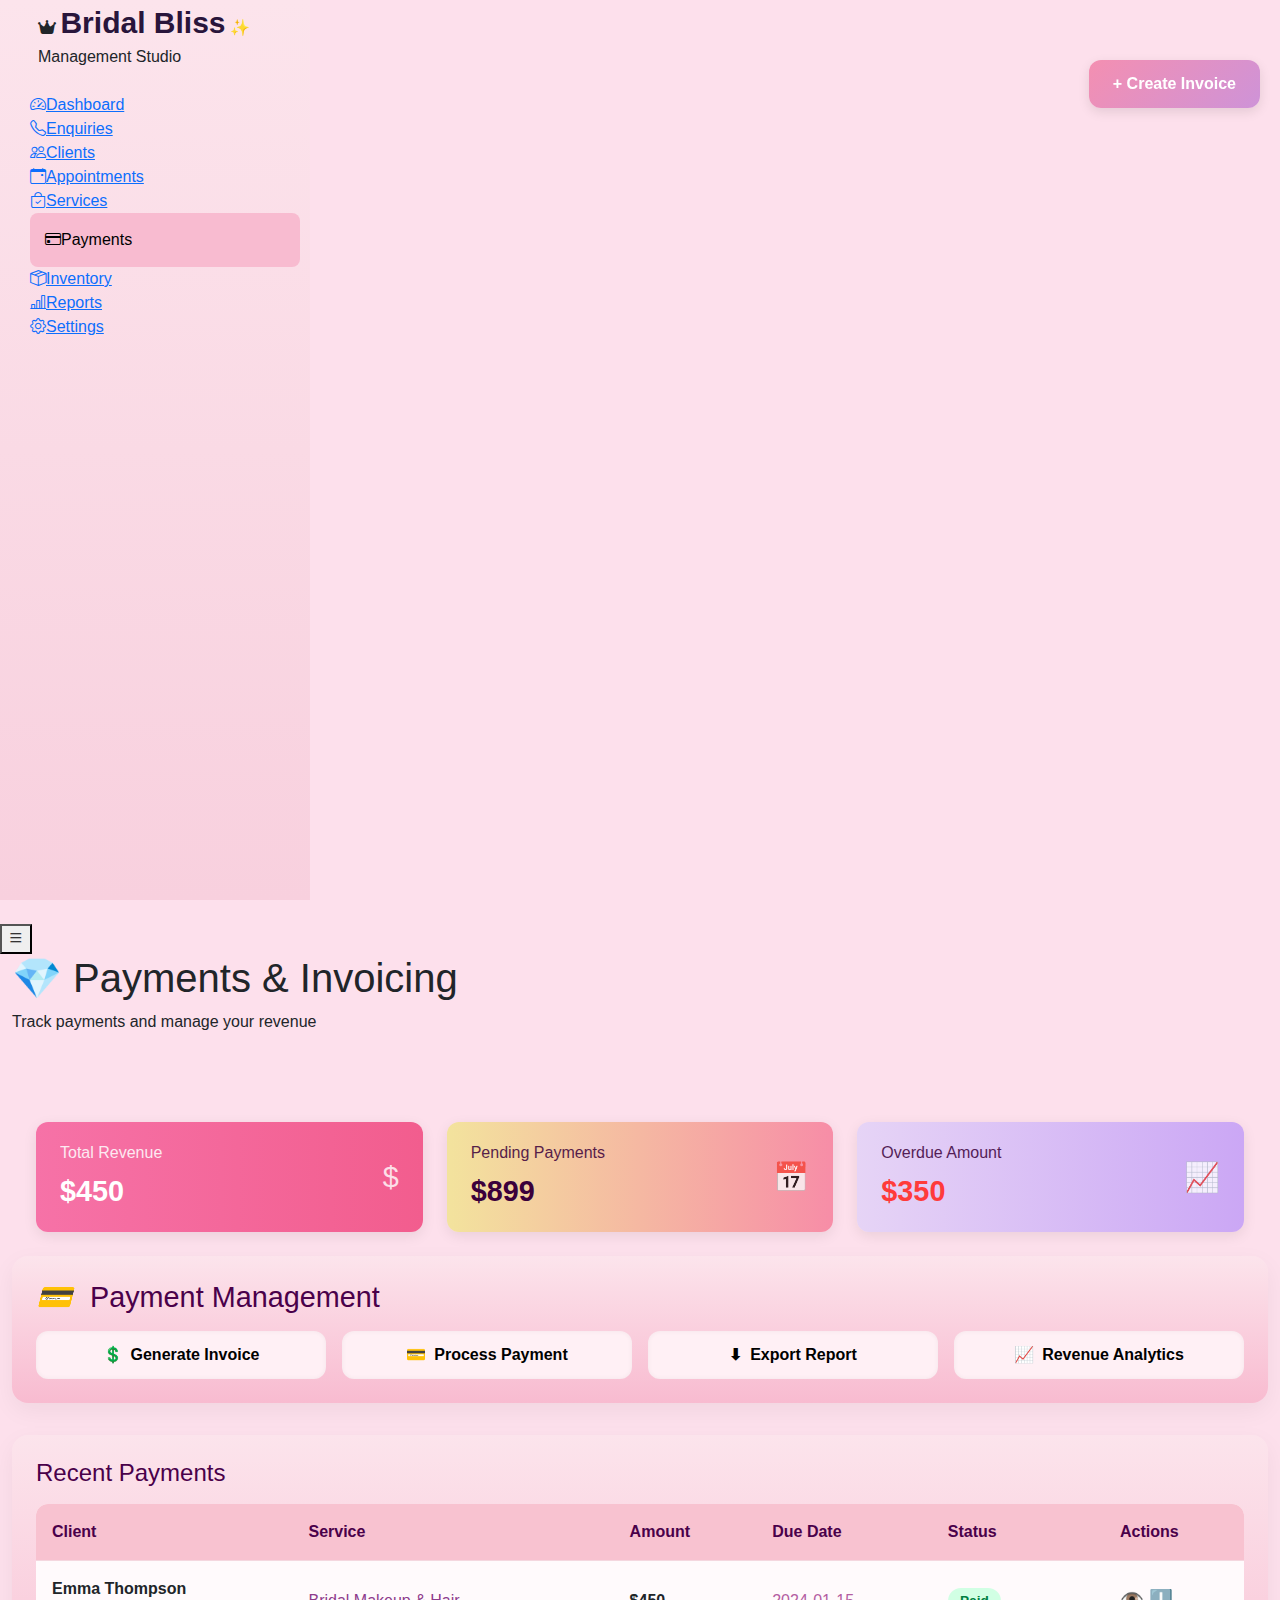
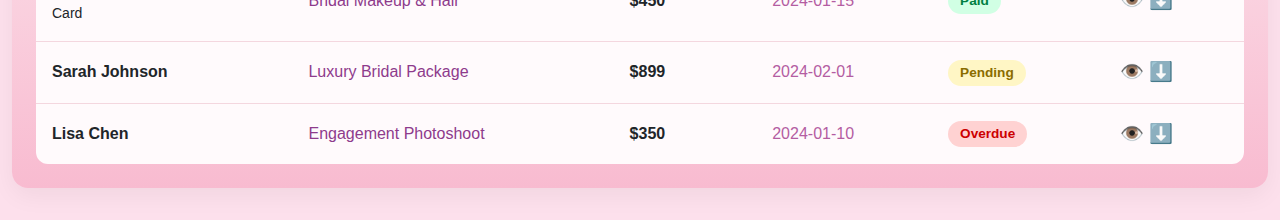
<file: Payment.html>
<!DOCTYPE html>
<html lang="en">

<head>
    <meta charset="UTF-8">
    <title>Bridal Payments</title>
    <meta name="viewport" content="width=device-width, initial-scale=1">
    <link href="https://cdn.jsdelivr.net/npm/bootstrap@5.3.3/dist/css/bootstrap.min.css" rel="stylesheet">
    <link rel="stylesheet" href="Payment.css" />
    <link rel="stylesheet" href="https://cdn.jsdelivr.net/npm/bootstrap-icons@1.11.3/font/bootstrap-icons.css">
    <!-- Font Awesome 6 -->
    <link href="https://cdnjs.cloudflare.com/ajax/libs/font-awesome/6.5.0/css/all.min.css" rel="stylesheet">
    <!-- Bootstrap Icons -->
    <link href="https://cdn.jsdelivr.net/npm/bootstrap-icons@1.11.3/font/bootstrap-icons.css" rel="stylesheet">
    <link rel="stylesheet" href="https://cdnjs.cloudflare.com/ajax/libs/font-awesome/6.5.2/css/all.min.css">
</head>

<body>

    <div class="wrapper">
        <!-- Sidebar -->
        <aside class="sidebar" id="sidebar">
            <div class="brand-info d-flex align-items-center mb-4">
                <i class="bi bi-crown me-2"></i>
                <div>
                    <i class="fa-solid fa-crown"></i>
                    <span class="brand-text" style="color: rgb(41, 21, 59); font-size: 30px; font-weight: 600;">Bridal Bliss</span>
                    <span class="brand-text">✨ Management Studio</span>
                </div>
            </div>

            <nav class="nav-links d-flex flex-column">
                <a href="index.html"><i class="bi bi-speedometer2"></i><span>Dashboard</span></a>
                <a href="enquires.html"><i class="bi bi-telephone"></i><span>Enquiries</span></a>
                <a href="client.html"><i class="bi bi-people"></i><span>Clients</span></a>
                <a href="Appointment.html"><i class="bi bi-calendar-event"></i><span>Appointments</span></a>
                <a href="services.html"><i class="bi bi-bag-check"></i><span>Services</span></a>
                <a href="Payment.html" class="nav-link active"><i class="bi bi-credit-card"></i><span>Payments</span></a>
                <a href="#"><i class="bi bi-box-seam"></i><span>Inventory</span></a>
                <a href="#"><i class="bi bi-bar-chart-line"></i><span>Reports</span></a>
                <a href="#"><i class="bi bi-gear"></i><span>Settings</span></a>
            </nav>
        </aside>

        <!-- Main Content -->
        <div class="main-content" id="main-content"><br>
            <!-- Toggle Button -->
            <button id="toggle-btn" class="toggle-btn"><i class="bi bi-list"></i></button>

            <div class="container-fluid">
                <h1>💎 Payments & Invoicing</h1>
                <p> Track payments and manage your revenue</p>

                <!-- Sample Buttons -->
                <div class="mb-4" style="position: fixed; top: 60px; right: 20px; z-index: 1000;">
                    <a href="new booking.html" class="btn btn-primary new-enquiry-btn">
                          + Create Invoice
                    </a>
                </div><br><br>




                <!-- Add your dashboard content/cards/stats here -->
                <div class="metrics-container">
                    <!-- Total Revenue -->
                    <div class="metric-card pink-gradient">
                        <div class="card-content">
                            <div>
                                <div class="metric-label">Total Revenue</div>
                                <div class="metric-value">$450</div>
                            </div>
                            <div class="metric-icon">$</div>
                        </div>
                    </div>

                    <!-- Pending Payments -->
                    <div class="metric-card peach-gradient">
                        <div class="card-content">
                            <div>
                                <div class="metric-label">Pending Payments</div>
                                <div class="metric-value">$899</div>
                            </div>
                            <div class="metric-icon">📅</div>
                        </div>
                    </div>

                    <!-- Overdue Amount -->
                    <div class="metric-card purple-gradient">
                        <div class="card-content">
                            <div>
                                <div class="metric-label">Overdue Amount</div>
                                <div class="metric-value overdue">$350</div>
                            </div>
                            <div class="metric-icon">📈</div>
                        </div>
                    </div>
                </div>



                <!-- Payment Management Section -->
                <div class="payment-management">
                    <h2><i class="icon">💳</i> Payment Management</h2>

                    <div class="payment-buttons">
                        <button><span>💲</span> Generate Invoice</button>
                        <button><span>💳</span> Process Payment</button>
                        <button><span>⬇</span> Export Report</button>
                        <button><span>📈</span> Revenue Analytics</button>
                    </div>
                </div>

                <!-- Recent Payments Table -->
                <div class="recent-payments">
                    <h3>Recent Payments</h3>
                    <table>
                        <thead>
                            <tr>
                                <th>Client</th>
                                <th>Service</th>
                                <th>Amount</th>
                                <th>Due Date</th>
                                <th>Status</th>
                                <th>Actions</th>
                            </tr>
                        </thead>
                        <tbody>
                            <tr>
                                <td><strong>Emma Thompson</strong><br><small>Card</small></td>
                                <td class="service">Bridal Makeup & Hair</td>
                                <td><strong>$450</strong></td>
                                <td class="date">2024-01-15</td>
                                <td><span class="status paid">Paid</span></td>
                                <td class="actions">👁️ ⬇️</td>
                            </tr>
                            <tr>
                                <td><strong>Sarah Johnson</strong></td>
                                <td class="service">Luxury Bridal Package</td>
                                <td><strong>$899</strong></td>
                                <td class="date">2024-02-01</td>
                                <td><span class="status pending">Pending</span></td>
                                <td class="actions">👁️ ⬇️</td>
                            </tr>
                            <tr>
                                <td><strong>Lisa Chen</strong></td>
                                <td class="service">Engagement Photoshoot</td>
                                <td><strong>$350</strong></td>
                                <td class="date">2024-01-10</td>
                                <td><span class="status overdue">Overdue</span></td>
                                <td class="actions">👁️ ⬇️</td>
                            </tr>
                        </tbody>
                    </table>
                </div>






            </div>
        </div>
    </div>

    <!-- Bootstrap Bundle JS -->
    <script src="https://cdn.jsdelivr.net/npm/bootstrap@5.3.3/dist/js/bootstrap.bundle.min.js"></script>

    <!-- Sidebar Toggle JS -->
    <script>
        const sidebar = document.getElementById("sidebar");
        const mainContent = document.getElementById("main-content");
        const toggleBtn = document.getElementById("toggle-btn");

        toggleBtn.addEventListener("click", () => {
            sidebar.classList.toggle("collapsed");
        });
    </script>

</body>

</html>
</file>
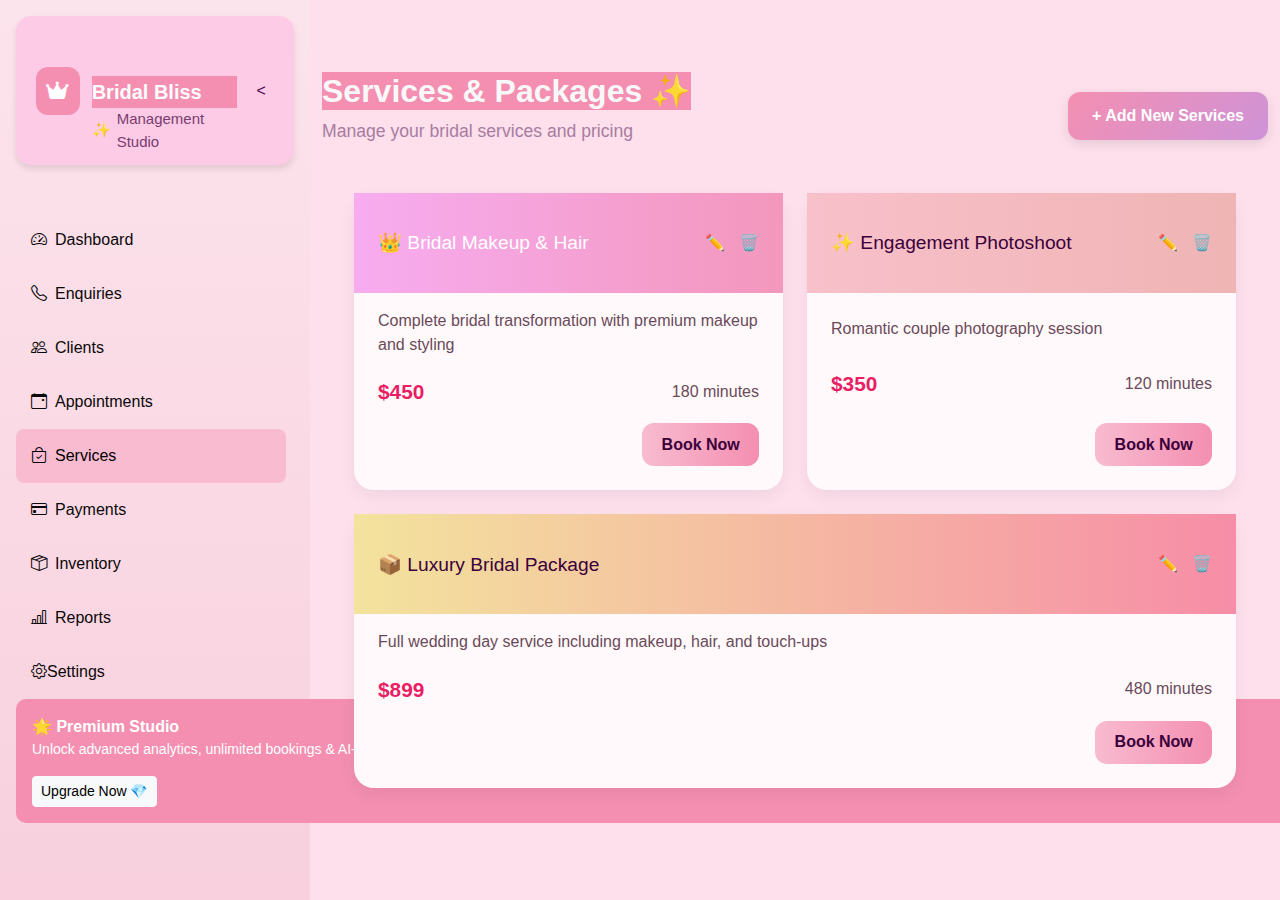
<file: services.html>
<!DOCTYPE html>
<html lang="en">

<head>
    <meta charset="UTF-8">
    <title>Bridal Services</title>
    <meta name="viewport" content="width=device-width, initial-scale=1">
    <link href="https://cdn.jsdelivr.net/npm/bootstrap@5.3.3/dist/css/bootstrap.min.css" rel="stylesheet">
    <link rel="stylesheet" href="services.css" />
    <link rel="stylesheet" href="https://cdn.jsdelivr.net/npm/bootstrap-icons@1.11.3/font/bootstrap-icons.css">
    <!-- Font Awesome 6 -->
    <link href="https://cdnjs.cloudflare.com/ajax/libs/font-awesome/6.5.0/css/all.min.css" rel="stylesheet">
    <!-- Bootstrap Icons -->
    <link href="https://cdn.jsdelivr.net/npm/bootstrap-icons@1.11.3/font/bootstrap-icons.css" rel="stylesheet">
    <link rel="stylesheet" href="https://cdnjs.cloudflare.com/ajax/libs/font-awesome/6.5.2/css/all.min.css">
</head>

<body>

    <div class="d-flex">
        <!-- Sidebar -->
        <aside class="sidebar p-3">
            <div class="card-custom">
                <div class="icon-box">
                    <!-- <i class="bi bi-crown"></i> -->
                    <i class="fa-solid fa-crown"></i>
                </div>
                <div><br><br>
                    <div class="title">Bridal Bliss</div>
                    <div class="subtitle">
                        <span class="sparkles">✨</span> Management Studio
                    </div>
                </div>
                <div class="back-btn" id="toggleBtn">&lt;</div>
            </div><br><br>
            <ul class="nav flex-column">
                <li class="nav-item"><a href="index.html" class="nav-link"><i class="bi bi-speedometer2 me-2"></i>Dashboard</a></li>
                <li class="nav-item"><a href="enquires.html" class="nav-link"><i class="bi bi-telephone me-2"></i>Enquiries</a></li>
                <li class="nav-item"><a href="client.html" class="nav-link"><i class="bi bi-people me-2"></i>Clients</a></li>
                <li class="nav-item"><a href="Appointment.html" class="nav-link"><i class="bi bi-calendar-event me-2"></i>Appointments</a></li>
                <li class="nav-item"><a href="services.html" class="nav-link active"><i class="bi bi-bag-check me-2"></i>Services</a></li>
                <li class="nav-item"><a href="Payment.html" class="nav-link"><i class="bi bi-credit-card me-2"></i>Payments</a></li>
                <li class="nav-item"><a href="#" class="nav-link"><i class="bi bi-box-seam me-2"></i>Inventory</a></li>
                <li class="nav-item"><a href="#" class="nav-link"><i class="bi bi-bar-chart-line me-2"></i>Reports</a></li>
                <li class="nav-item"><a href="#" class="nav-link"><i class="bi bi-gear"></i></i>Settings</a></li>
                <li class="nav-item mt-auto premium">
                    <div class="p-3 text-left">
                        <strong>🌟 Premium Studio</strong>
                        <p class="small">Unlock advanced analytics, unlimited bookings & AI-powered insights</p>
                        <button class="btn btn-light btn-sm">Upgrade Now 💎</button>
                        </button>
                    </div>
                </li>
            </ul>
        </aside>
        <script>
            const toggleBtn = document.getElementById("toggleBtn");
            const sidebar = document.getElementById("sidebar");

            toggleBtn.addEventListener("click", () => {
                sidebar.classList.toggle("collapsed");

                // change button direction
                if (sidebar.classList.contains("collapsed")) {
                    toggleBtn.innerHTML = ">";
                } else {
                    toggleBtn.innerHTML = "&lt;";
                }
            });
        </script>



        <div class="container-fluid py-4"><br><br>

            <!-- Header -->
            <div class="d-flex justify-content-between align-items-center">
                <div>
                    <h1 class="header-title">
                        Services & Packages ✨
                    </h1>
                    <p class="header-subtitle">
                        Manage your bridal services and pricing
                    </p>
                </div>
                <div>
                    <button class="new-enquiry-btn btn-primary">
          + Add New Services
        </button>
                </div>
            </div>


            <div class="service-cards">
                <!-- Service Card 1 -->
                <div class="service-card pink-gradient">
                    <div class="card-header">
                        <h3>👑 Bridal Makeup & Hair</h3>
                        <div class="icons">
                            <span>✏️</span>
                            <span>🗑️</span>
                        </div>
                    </div>
                    <p>Complete bridal transformation with premium makeup and styling</p>
                    <div class="price-duration">
                        <div class="price">$450</div>
                        <div class="duration">180 minutes</div>
                    </div>
                    <button class="book-btn">Book Now</button>
                </div>

                <!-- Service Card 2 -->
                <div class="service-card rose-gradient">
                    <div class="card-header">
                        <h3>✨ Engagement Photoshoot</h3>
                        <div class="icons">
                            <span>✏️</span>
                            <span>🗑️</span>
                        </div>
                    </div>
                    <p>Romantic couple photography session</p>
                    <div class="price-duration">
                        <div class="price">$350</div>
                        <div class="duration">120 minutes</div>
                    </div>
                    <button class="book-btn">Book Now</button>
                </div>

                <!-- Service Card 3 -->
                <div class="service-card peach-gradient">
                    <div class="card-header">
                        <h3>📦 Luxury Bridal Package</h3>
                        <div class="icons">
                            <span>✏️</span>
                            <span>🗑️</span>
                        </div>
                    </div>
                    <p>Full wedding day service including makeup, hair, and touch-ups</p>
                    <div class="price-duration">
                        <div class="price">$899</div>
                        <div class="duration">480 minutes</div>
                    </div>
                    <button class="book-btn">Book Now</button>
                </div>
            </div>






        </div>
    </div>


</body>

</html>
</file>
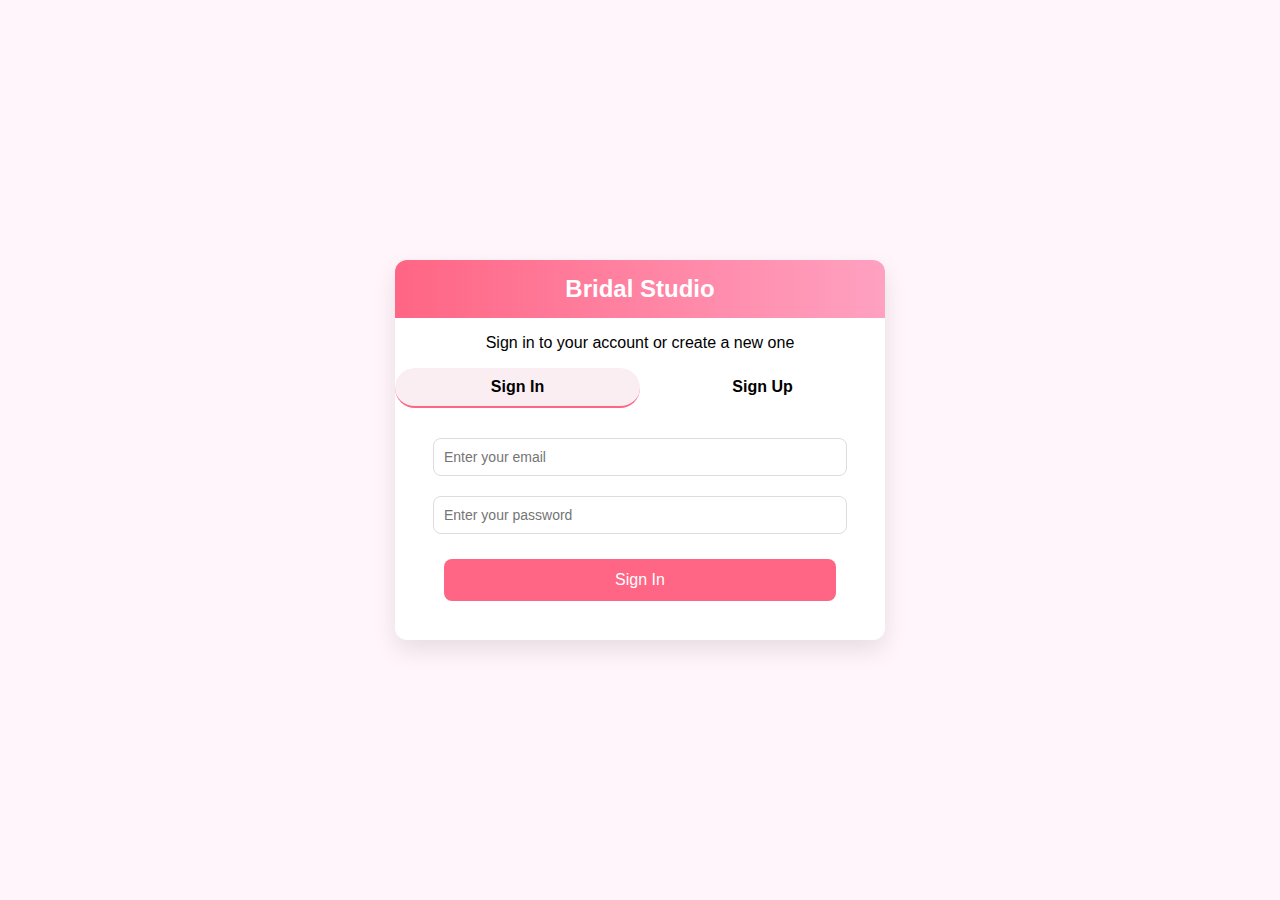
<file: sign.html>
<!DOCTYPE html>
<html lang="en">

<head>
    <meta charset="UTF-8">
    <meta name="viewport" content="width=device-width, initial-scale=1.0">
    <title>Bridal Studio</title>
    <style>
        body {
            margin: 0;
            font-family: 'Segoe UI', Tahoma, Geneva, Verdana, sans-serif;
            background-color: #fff5fa;
            display: flex;
            justify-content: center;
            align-items: center;
            height: 100vh;
        }
        
        .container {
            background: white;
            width: 490px;
            height: 350px;
            border-radius: 12px;
            box-shadow: 0 10px 25px rgba(0, 0, 0, 0.1);
            text-align: center;
            padding-bottom: 30px;
        }
        
        .header {
            background: linear-gradient(to right, #ff6584, #ffa1c1);
            padding: 15px 0;
            border-top-left-radius: 12px;
            border-top-right-radius: 12px;
        }
        
        .header h2 {
            color: white;
            margin: 0;
            font-weight: bold;
        }
        
        .tabs {
            display: flex;
            margin-top: 10px;
            margin-bottom: 20px;
        }
        
        .tab {
            flex: 1;
            padding: 10px;
            cursor: pointer;
            font-weight: bold;
            border-bottom: 2px solid transparent;
            transition: all 0.3s ease;
        }
        
        .tab.active {
            background-color: #fbeef3;
            border-bottom: 2px solid #ff6584;
            border-radius: 20px;
        }
        
        input[type="email"],
        input[type="password"] {
            width: 80%;
            padding: 10px;
            margin: 10px 0;
            border: 1px solid #ddd;
            border-radius: 8px;
            font-size: 14px;
        }
        
        .btn {
            background-color: #ff6584;
            color: white;
            border: none;
            padding: 12px 0;
            width: 80%;
            border-radius: 8px;
            font-size: 16px;
            cursor: pointer;
            margin-top: 15px;
        }
        
        .btn:hover {
            background-color: #ff4f72;
        }
    </style>
</head>

<body>

    <div class="container">
        <div class="header">
            <h2>Bridal Studio</h2>
        </div>
        <p>Sign in to your account or create a new one</p>

        <div class="tabs">
            <div class="tab active" onclick="showTab('signin')">Sign In</div>
            <div class="tab" onclick="showTab('signup')">Sign Up</div>
        </div>

        <div id="signin" class="form-section">
            <form>
                <input type="email" placeholder="Enter your email" required>
                <br>
                <input type="password" placeholder="Enter your password" required>
                <br>
                <button type="submit" class="btn">Sign In</button>
            </form>
        </div>

        <div id="signup" class="form-section" style="display:none;">
            <form>
                <input type="email" placeholder="Enter your email" required>
                <br>
                <input type="password" placeholder="Create a password" required>
                <br>
                <button type="submit" class="btn">Sign Up</button>
            </form>
        </div>

    </div>

    <script>
        function showTab(tabName) {
            document.querySelectorAll('.form-section').forEach(section => {
                section.style.display = 'none';
            });
            document.getElementById(tabName).style.display = 'block';

            document.querySelectorAll('.tab').forEach(tab => {
                tab.classList.remove('active');
            });
            event.target.classList.add('active');
        }
    </script>

</body>

</html>
</file>
<file: Appointment.css>
:root {
    --sidebar-width: 250px;
    --sidebar-collapsed-width: 70px;
}

* {
    box-sizing: border-box;
    margin: 0;
    padding: 0;
}

body {
    font-family: 'Segoe UI', sans-serif;
    background-color: #f9ecf1;
}

.wrapper {
    display: flex;
    min-height: 100vh;
    width: 100%;
}


/* Sidebar */

.sidebar {
    width: var(--sidebar-width);
    background: linear-gradient(180deg, #fce4ec, #f8d0de);
    padding: 20px;
    transition: width 0.3s ease;
    overflow: hidden;
    position: relative;
}

.sidebar.collapsed {
    width: var(--sidebar-collapsed-width);
}

.sidebar .brand-info {
    display: flex;
    align-items: center;
    font-size: 18px;
    margin-bottom: 20px;
}

.sidebar .brand-text {
    transition: opacity 0.3s ease;
    white-space: nowrap;
}

.sidebar.collapsed .brand-text,
.sidebar.collapsed .nav-links span {
    opacity: 0;
    visibility: hidden;
    width: 0;
    display: inline-block;
}


/* Sidebar Links */

.nav-links a {
    display: flex;
    align-items: center;
    padding: 10px 12px;
    color: #000;
    text-decoration: none;
    border-radius: 6px;
    transition: background 0.2s ease;
    margin-bottom: 8px;
}

.nav-links a:hover,
.nav-links .active {
    background: linear-gradient(to right, #fc98a9, #fb99c2, #bfaceb, #f7cbea, #f8e7b1);
    color: white;
}

.nav-links i {
    font-size: 20px;
    margin-right: 10px;
}

.sidebar.collapsed .nav-links i {
    margin-right: 0;
}


/* Main Content */

.main-content {
    flex: 1;
    padding: 20px;
    transition: all 0.3s ease;
    width: calc(100% - var(--sidebar-width));
}

.sidebar.collapsed~.main-content {
    width: calc(100% - var(--sidebar-collapsed-width));
}


/* Toggle Button */

.toggle-btn {
    position: absolute;
    top: 10px;
    left: calc(var(--sidebar-width) + 10px);
    z-index: 100;
    font-size: 24px;
    background: none;
    border: none;
    cursor: pointer;
    transition: left 0.3s ease;
}

.sidebar.collapsed~.main-content .toggle-btn {
    left: calc(var(--sidebar-collapsed-width) + 10px);
}


/* Example Content Styling */

h1 {
    font-size: 28px;
    margin-bottom: 10px;
}

p {
    font-size: 16px;
    color: #333;
}


/* Responsive */

@media (max-width: 768px) {
    .sidebar {
        position: absolute;
        z-index: 999;
        height: 100%;
        left: 0;
        top: 0;
    }
    .main-content {
        width: 100% !important;
    }
    .sidebar.collapsed {
        left: -250px;
    }
}

.premium {
    margin-top: auto;
    background: #f48fb1;
    border-radius: 10px;
    width: 1650px;
    color: white;
}

.bg-gradient-pink {
    background: linear-gradient(to right, #f48fb1, #f8bbd0);
}

.card-header {
    font-weight: bold;
}

.badge {
    padding: 6px 10px;
    border-radius: 12px;
}


/* Responsive */

@media (max-width: 768px) {
    .sidebar {
        display: none;
    }
    body {
        padding-top: 60px;
    }
}

.header-title {
    font-size: 2rem;
    font-weight: 700;
    color: #421c3c;
}

.header-subtitle {
    color: #a87ca0;
    font-size: 1.1rem;
}

.icon {
    font-size: 1.8rem;
    margin-right: 10px;
    color: #e91e63;
}

.new-enquiry-btn {
    background: linear-gradient(135deg, #f48fb1, #ce93d8);
    color: white;
    font-weight: 600;
    padding: 0.75rem 1.5rem;
    border: none;
    border-radius: 12px;
    font-size: 1rem;
    cursor: pointer;
    box-shadow: 0 4px 12px rgba(0, 0, 0, 0.1);
    transition: all 0.3s ease;
}

.new-enquiry-btn:hover {
    background: linear-gradient(135deg, #ec407a, #ba68c8);
    box-shadow: 0 6px 16px rgba(0, 0, 0, 0.15);
    transform: translateY(-2px);
}

.new-enquiry-btn:active {
    transform: translateY(0);
    box-shadow: 0 2px 6px rgba(0, 0, 0, 0.1);
}

.appointments-summary {
    display: flex;
    gap: 1rem;
    flex-wrap: wrap;
    margin-top: 2rem;
}

.summary-card {
    flex: 1 1 250px;
    padding: 1.5rem;
    border-radius: 12px;
    color: white;
    display: flex;
    justify-content: space-between;
    align-items: center;
    box-shadow: 0 6px 15px rgba(0, 0, 0, 0.05);
}


/* Gradient background colors */

.pink {
    background: linear-gradient(to right, #fc7da8, #fbacc6);
}

.peach {
    background: linear-gradient(to right, #f9edba, #fc9bbb);
    color: #3b3b3b;
}

.purple {
    background: linear-gradient(to right, #cfa5d6, #c0b0df);
    color: #2c003e;
}

.card-text p {
    margin: 0;
    font-size: 0.95rem;
    font-weight: 500;
    opacity: 0.9;
}

.card-text h2 {
    margin: 0.3rem 0 0;
    font-size: 2rem;
    font-weight: bold;
}

.card-icon {
    font-size: 1.8rem;
    opacity: 0.8;
}


/* Wrapper */

.schedule-wrapper {
    font-family: 'Segoe UI', sans-serif;
    margin: 2rem;
}


/* Section Header */

.section-header {
    background: linear-gradient(to right, #fbd1e0, #f2a6bf);
    padding: 1rem 1.5rem;
    border-radius: 12px;
    color: #3b003b;
    font-weight: 600;
    font-size: 1.2rem;
    display: flex;
    height: 100px;
    justify-content: space-between;
    align-items: center;
    margin-top: 1rem;
    box-shadow: 0 4px 12px rgba(0, 0, 0, 0.05);
}


/* Nav Buttons (arrows) */

.nav-buttons button {
    background: white;
    border: none;
    border-radius: 50%;
    width: 32px;
    height: 32px;
    font-size: 1rem;
    font-weight: bold;
    cursor: pointer;
    box-shadow: 0 2px 6px rgba(0, 0, 0, 0.1);
    margin-left: 0.5rem;
}


/* Today's Schedule Box */

.today-schedule {
    background: #fff0f5;
    border-radius: 20px;
    padding: 3rem 2rem;
    text-align: center;
    margin-bottom: 2rem;
    box-shadow: 0 4px 20px rgba(0, 0, 0, 0.05);
}


/* Empty State */

.empty-state .icon {
    font-size: 2.5rem;
    color: #aa4a78;
    margin-bottom: 1rem;
}

.empty-state p {
    font-size: 1.1rem;
    color: #7a426d;
    margin-bottom: 1.5rem;
}


/* CTA Button */

.cta-btn {
    background-color: #f06292;
    color: white;
    padding: 0.6rem 1.2rem;
    border: none;
    border-radius: 12px;
    font-weight: 600;
    cursor: pointer;
    transition: 0.3s ease;
}

.cta-btn:hover {
    background-color: #ec407a;
}
</file>
<file: client.css>
body {
    background-color: rgb(255, 192, 236);
    font-family: 'Segoe UI', sans-serif;
}

.card-custom {
    background: #fecbe7;
    border-radius: 15px;
    display: inline-flex;
    align-items: center;
    padding: 12px 20px;
    box-shadow: 0 4px 6px rgba(0, 0, 0, 0.1);
}

.icon-box {
    width: 48px;
    height: 48px;
    background-color: #f48fb1;
    border-radius: 12px;
    display: flex;
    align-items: center;
    justify-content: center;
    margin-right: 12px;
}

.icon-box i {
    font-size: 20px;
    color: white;
}

.title {
    font-weight: 700;
    font-size: 20px;
    color: #3e1a3f;
    line-height: 1.6;
}

.subtitle {
    font-size: 15px;
    color: #783d6f;
    display: flex;
    align-items: center;
    gap: 6px;
}

.back-btn {
    border-radius: 50%;
    width: 28px;
    height: 28px;
    display: flex;
    align-items: center;
    justify-content: center;
    margin-left: 12px;
    cursor: pointer;
    color: #4a044e;
}

.content {
    margin-left: 240px;
    padding: 20px;
    transition: margin-left 0.3s ease;
}

.collapsed~.content {
    margin-left: 80px;
}

.sparkles {
    font-size: 15px;
}

.sidebar {
    width: 310px;
    background: linear-gradient(180deg, #fce4ec, #f8d0de);
    min-height: 100vh;
    display: flex;
    padding-left: 30px;
    padding-right: 20px;
    flex-direction: column;
}

.sidebar .nav-link {
    color: #0a0808;
    padding: 15px;
    border-radius: 8px;
    transition: all 0.2s;
}

.sidebar .nav-link.active,
.sidebar .nav-link:hover {
    background-color: #f8bbd0;
    width: 270px;
    color: #000;
    font-weight: 500;
}

.premium {
    margin-top: auto;
    background: #f48fb1;
    border-radius: 10px;
    width: 1650px;
    color: white;
}

.bg-gradient-pink {
    background: linear-gradient(to right, #f48fb1, #f8bbd0);
}

.card-header {
    font-weight: bold;
}

.badge {
    padding: 6px 10px;
    border-radius: 12px;
}


/* Responsive */

@media (max-width: 768px) {
    .sidebar {
        display: none;
    }
    body {
        padding-top: 60px;
    }
}

.header-title {
    font-size: 2rem;
    font-weight: 700;
    color: #382348;
}

.header-subtitle {
    color: #a87ca0;
    font-size: 1.1rem;
}

.icon {
    font-size: 1.8rem;
    margin-right: 10px;
    color: #e91e63;
}

.new-enquiry-btn {
    background: linear-gradient(135deg, #f48fb1, #ce93d8);
    color: white;
    font-weight: 600;
    padding: 0.75rem 1.5rem;
    border: none;
    border-radius: 12px;
    font-size: 1rem;
    cursor: pointer;
    box-shadow: 0 4px 12px rgba(0, 0, 0, 0.1);
    transition: all 0.3s ease;
}

.new-enquiry-btn:hover {
    background: linear-gradient(135deg, #ec407a, #ba68c8);
    box-shadow: 0 6px 16px rgba(0, 0, 0, 0.15);
    transform: translateY(-2px);
}

.new-enquiry-btn:active {
    transform: translateY(0);
    box-shadow: 0 2px 6px rgba(0, 0, 0, 0.1);
}


/* Container for cards */

.dashboard-cards {
    display: flex;
    gap: 1rem;
    height: 150px;
    margin-bottom: 2rem;
    flex-wrap: wrap;
}


/* Each card */

.card {
    flex: 1 1 250px;
    padding: 1.5rem;
    border-radius: 12px;
    color: white;
    display: flex;
    justify-content: space-between;
    align-items: center;
    box-shadow: 0 6px 15px rgba(0, 0, 0, 0.05);
}

.card p {
    margin: 0;
    font-weight: 500;
    opacity: 0.9;
}

.card h2 {
    margin: 0.2rem 0 0;
    font-size: 1.8rem;
    font-weight: 700;
}


/* Background gradients */

.card.pink {
    background: linear-gradient(to right, #fa8eb2, #f8c5d6);
}

.card.peach {
    background: linear-gradient(to right, #fef0b0, #f784ab);
    color: #333;
}

.card.purple {
    background: linear-gradient(to right, #ce93d8, #eae0fd);
    color: #2c003e;
}


/* Icon on the right */

.card .icon {
    font-size: 1.8rem;
    opacity: 0.7;
}


/* Search input */

.client-search {
    display: flex;
    align-items: center;
    background: #fff;
    border-radius: 16px;
    padding: 0.75rem 1.2rem;
    box-shadow: 0 6px 20px rgba(0, 0, 0, 0.05);
    max-width: 100%;
}

.client-search input {
    border: none;
    outline: none;
    font-size: 1rem;
    flex-grow: 1;
    padding-left: 0.5rem;
}

.search-icon {
    font-size: 1.2rem;
    color: #888;
}

.client-cards {
    display: flex;
    flex-wrap: wrap;
    gap: 1.5rem;
    justify-content: flex-start;
}

.client-card {
    background: #fff;
    border-radius: 16px;
    width: 370px;
    height: 400px;
    box-shadow: 0 6px 16px rgba(0, 0, 0, 0.08);
    overflow: hidden;
    display: flex;
    flex-direction: column;
}


/* Header */

.card-header {
    background: linear-gradient(to right, #f8bbd0, #fce4ec);
    padding: 1rem;
    display: flex;
    height: 100px;
    justify-content: space-between;
    align-items: center;
}

.client-name {
    font-weight: 400;
    font-size: 25px;
    color: #4b0035;
}

.status {
    padding: 0.25rem 0.6rem;
    border-radius: 12px;
    font-size: 13px;
    font-weight: 600;
    white-space: nowrap;
}


/* Status colors */

.status.booked {
    background-color: #e0f7fa;
    color: #00796b;
}

.status.prospect {
    background-color: #fff9c4;
    color: #fbc02d;
}

.status.married {
    background-color: #e1bee7;
    color: #6a1b9a;
}


/* Body */

.card-body {
    padding: 1rem;
    font-size: 0.95rem;
    color: #530f49;
}

.card-body p {
    margin: 0.3rem 0;
}

.services {
    margin-top: 1.15rem;
}

.service-pill {
    background: #f1f1f1;
    border-radius: 999px;
    padding: 0.4rem 0.8rem;
    font-size: 15px;
    display: inline-block;
    margin: 0.2rem 0.3rem 0 0;
}


/* Footer */

.card-footer {
    border-top: 1px solid #eee;
    padding: 0.75rem 1rem;
    display: flex;
    justify-content: space-between;
    align-items: center;
}

.spent {
    font-weight: bold;
    color: #d81b60;
    font-size: 1rem;
}

.spent span {
    display: block;
    font-size: 0.75rem;
    color: #999;
    font-weight: normal;
}

.actions {
    font-size: 1.1rem;
    cursor: pointer;
    display: flex;
    gap: 0.7rem;
}

.collapse {
    background-color: #fff9fb;
    border-radius: 16px;
    box-shadow: 0 10px 30px rgba(255, 192, 203, 0.2);
    overflow: hidden;
    max-width: 100%;
    margin-bottom: 20px;
}

.card-header {
    background: linear-gradient(to bottom, #fcdce5, #f9e1ea, #fff9fb);
    padding: 16px 24px;
    font-size: 20px;
    font-weight: bold;
    color: #772244;
    display: flex;
    align-items: center;
    gap: 10px;
    border-bottom: 1px solid #f8d7dd;
}

.card-header i {
    color: #e75480;
    font-size: 22px;
}

.card-body {
    padding: 24px;
}

.form-row {
    display: flex;
    flex-wrap: wrap;
    gap: 20px;
    margin-bottom: 20px;
}

.form-group {
    flex: 1 1 45%;
    display: flex;
    flex-direction: column;
}

label {
    margin-bottom: 5px;
    font-weight: 600;
    color: #444;
}

input {
    padding: 10px 14px;
    border-radius: 12px;
    border: 1px solid #e0d0d5;
    font-size: 15px;
    background-color: #fff;
    color: #444;
}

.button-row {
    display: flex;
    gap: 12px;
}

.btn-primary {
    background-color: #f05c93;
    color: white;
    padding: 10px 20px;
    border: none;
    border-radius: 12px;
    font-weight: 600;
    cursor: pointer;
    transition: background 0.3s ease;
}

.btn-primary:hover {
    background-color: #e24578;
}

.btn-secondary {
    background-color: white;
    color: #333;
    padding: 10px 20px;
    border: 1px solid #ddd;
    border-radius: 12px;
    cursor: pointer;
}

.btn-pink {
    background-color: #e24578;
    border: #e24578;
    color: white;
}
</file>
<file: enquires.css>
body {
    background: #fde0ec;
    font-family: 'Segoe UI', sans-serif;
}

.card-custom {
    background: #fecbe7;
    border-radius: 15px;
    display: inline-flex;
    align-items: center;
    padding: 12px 20px;
    box-shadow: 0 4px 6px rgba(0, 0, 0, 0.1);
}

.icon-box {
    width: 48px;
    height: 48px;
    background-color: #f48fb1;
    border-radius: 12px;
    display: flex;
    align-items: center;
    justify-content: center;
    margin-right: 12px;
}

.icon-box i {
    font-size: 20px;
    color: white;
}

.title {
    font-weight: 700;
    font-size: 20px;
    color: #fcfcfd;
    background-color: #f48fb1;
    line-height: 1.6;
}

.subtitle {
    font-size: 15px;
    color: #783d6f;
    display: flex;
    align-items: center;
    gap: 6px;
}

.back-btn {
    border-radius: 50%;
    width: 28px;
    height: 28px;
    display: flex;
    align-items: center;
    justify-content: center;
    margin-left: 12px;
    cursor: pointer;
    color: #4a044e;
}

.content {
    margin-left: 240px;
    padding: 20px;
    transition: margin-left 0.3s ease;
}

.collapsed~.content {
    margin-left: 80px;
}

.sparkles {
    font-size: 15px;
}

.sidebar {
    width: 310px;
    background: linear-gradient(180deg, #fce4ec, #f8d0de);
    min-height: 100vh;
    display: flex;
    padding-left: 30px;
    padding-right: 20px;
    flex-direction: column;
}

.sidebar .nav-link {
    color: #0a0808;
    padding: 15px;
    border-radius: 8px;
    transition: all 0.2s;
}

.sidebar .nav-link.active,
.sidebar .nav-link:hover {
    background-color: #f8bbd0;
    width: 270px;
    color: #000;
    font-weight: 500;
}

.premium {
    margin-top: auto;
    background: #f48fb1;
    border-radius: 10px;
    width: 1650px;
    color: white;
}

.bg-gradient-pink {
    background: linear-gradient(to right, #f48fb1, #f8bbd0);
}

.card-header {
    font-weight: bold;
}

.badge {
    padding: 6px 10px;
    border-radius: 12px;
}


/* Responsive */

@media (max-width: 768px) {
    .sidebar {
        display: none;
    }
    body {
        padding-top: 60px;
    }
}

.header-title {
    font-size: 2rem;
    font-weight: 700;
    background-color: #f48fb1;
    color: #f8f8f9;
}

.header-subtitle {
    color: #a87ca0;
    font-size: 1.1rem;
}

.icon {
    font-size: 1.8rem;
    margin-right: 10px;
    color: #e91e63;
}

.new-enquiry-btn {
    background: linear-gradient(135deg, #f48fb1, #ce93d8);
    color: white;
    font-weight: 600;
    padding: 0.75rem 1.5rem;
    border: none;
    border-radius: 12px;
    font-size: 1rem;
    cursor: pointer;
    box-shadow: 0 4px 12px rgba(0, 0, 0, 0.1);
    transition: all 0.3s ease;
    text-decoration: none;
}

.new {
    text-decoration: none;
    color: white;
    font-size: 18px;
}

.new-enquiry-btn:hover {
    background: linear-gradient(135deg, #ec407a, #ba68c8);
    box-shadow: 0 6px 16px rgba(0, 0, 0, 0.15);
    transform: translateY(-2px);
}

.new-enquiry-btn:active {
    transform: translateY(0);
    box-shadow: 0 2px 6px rgba(0, 0, 0, 0.1);
}


/* Wrapper with soft gradient background */

.search-tabs-wrapper {
    background: linear-gradient(to bottom, #fce4ec, #f8bbd0);
    border-radius: 20px;
}


/* Search input styling */


/* Wrapper Background */

.search-tabs-wrapper {
    background: linear-gradient(to bottom right, #fce4ec, #f8bbd0);
    padding: 2rem;
    border-radius: 20px;
    max-width: 100%;
    display: flex;
    flex-wrap: wrap;
    align-items: center;
    gap: 1rem;
}


/* Search Bar */

.search-bar {
    display: flex;
    align-items: center;
    background: white;
    border-radius: 12px;
    padding: 0.5rem 1rem;
    flex: 1 1 300px;
}

.search-bar .search-icon {
    margin-right: 0.5rem;
    font-size: 1.2rem;
    color: #9e9e9e;
}

.search-bar input {
    border: none;
    outline: none;
    font-size: 1rem;
    flex-grow: 1;
    background: transparent;
}


/* Tabs */

.tabs {
    display: flex;
    flex-wrap: wrap;
    gap: 0.75rem;
}

.tab-btn {
    padding: 0.6rem 1.2rem;
    border: none;
    border-radius: 16px;
    background-color: rgba(255, 255, 255, 0.5);
    font-weight: 500;
    cursor: pointer;
    transition: all 0.3s ease;
}

.tab-btn:hover {
    background-color: rgba(255, 255, 255, 0.7);
}

.tab-btn.active {
    background: linear-gradient(135deg, #f48fb1, #ce93d8);
    color: white;
}


/* enquiry card */

.enquiry-card {
    display: flex;
    justify-content: space-between;
    align-items: center;
    height: 200px;
    background: linear-gradient(to bottom right, #fde0ec, #f8bbd0);
    padding: 1.5rem;
    margin-bottom: 1.5rem;
    border-radius: 20px;
    box-shadow: 0 2px 12px rgba(0, 0, 0, 0.05);
}

.enquiry-left {
    display: flex;
    align-items: flex-start;
    gap: 1rem;
}

.avatar {
    background: linear-gradient(135deg, #ce93d8, #f48fb1);
    color: white;
    font-weight: bold;
    font-size: 1.2rem;
    width: 70px;
    height: 70px;
    border-radius: 50%;
    display: flex;
    align-items: center;
    justify-content: center;
    flex-shrink: 0;
}

.details h4 {
    margin: 0;
    font-weight: bold;
    font-size: 23px;
    color: #333;
}

.details p {
    margin: 0.4rem 0 0.6rem;
    color: #3f274d;
    font-weight: 600;
    font-size: 0.95rem;
}

.tag {
    font-size: 0.75rem;
    padding: 0.2rem 0.6rem;
    border-radius: 8px;
    margin-left: 0.4rem;
    vertical-align: middle;
}

.tag.new {
    background-color: #e1f5fe;
    color: #0277bd;
}

.tag.contacted {
    background-color: #fff9c4;
    color: #fbc02d;
}

.tag.coverted {
    background-color: #c9ffc4;
    color: #2d6016;
}

.tag.follow {
    background-color: #fdc9a2;
    color: #fb3e2d;
}

.tag.source {
    background-color: #f3e5f5;
    color: #7b1fa2;
}

.progress-bar {
    height: 27px;
    border-radius: 10px;
    margin: 4px 0;
    max-width: 300px;
}

.progress-bar.pink {
    background: linear-gradient(to right, #f06292, #f48fb1);
    width: 90%;
}

.progress-bar.yellow {
    background: linear-gradient(to right, #f7ebb8, #f06292);
    width: 90%;
}

.enquiry-actions {
    display: flex;
    gap: 0.6rem;
    flex-wrap: wrap;
}

.btn {
    padding: 0.5rem 1rem;
    border-radius: 16px;
    border: none;
    cursor: pointer;
    font-weight: 500;
    font-size: 0.9rem;
    transition: all 0.3s ease;
}

.btn.call {
    background: linear-gradient(to bottom, #ffe0ec, #f8bbd0);
    color: #333;
}

.btn.message {
    background: #f1dee6;
    color: #333;
}

.btn.schedule {
    background: #f06292;
    color: white;
}

.btn.more {
    background: linear-gradient(to right, #ce93d8, #f48fb1);
    color: white;
}

.more-menu-wrapper {
    position: relative;
}

.btn.more {
    background: linear-gradient(to right, #ce93d8, #f48fb1);
    color: white;
    border: none;
    padding: 0.5rem 0.8rem;
    border-radius: 12px;
    font-size: 1.2rem;
    cursor: pointer;
}


/* Dropdown menu styling */

.dropdown-menu {
    position: absolute;
    top: 110%;
    right: 0;
    background: linear-gradient(to bottom right, #fde0ec, #f8bbd0);
    border-radius: 16px;
    box-shadow: 0 8px 20px rgba(0, 0, 0, 0.1);
    padding: 0.75rem;
    width: 200px;
    z-index: 999;
}

.dropdown-item {
    padding: 0.5rem 0.7rem;
    border-radius: 8px;
    cursor: pointer;
    font-size: 0.95rem;
    font-weight: 500;
    transition: background 0.2s;
}

.dropdown-item:hover {
    background: rgba(255, 255, 255, 0.4);
}

.dropdown-item.drop {
    color: #e53935;
    font-weight: 600;
}


/* Hidden class */

.hidden {
    display: none;
}


/* clooedpad */
</file>
<file: new booking.css>
body {
    font-family: 'Segoe UI', sans-serif;
    background: linear-gradient(to bottom right, #fff0f5, #ffe6f0);
    margin: 0;
    padding: 0;
}

.form-container {
    max-width: 900px;
    margin: 40px auto;
    padding: 30px;
    background: white;
    border-radius: 20px;
    box-shadow: 0 10px 40px rgba(255, 192, 203, 0.3);
}

h1 {
    text-align: center;
    color: #ff5c8d;
    margin-bottom: 30px;
}

.form-section {
    background: #fff0f8;
    padding: 25px;
    margin-bottom: 25px;
    border-radius: 15px;
}

.form-section h2 {
    color: #ff4d79;
    font-size: 18px;
    margin-bottom: 20px;
}

.row {
    display: flex;
    flex-wrap: wrap;
    gap: 20px;
    margin-bottom: 15px;
}

.input-group {
    flex: 1 1 45%;
    display: flex;
    flex-direction: column;
}

.input-group.full-width {
    flex: 1 1 100%;
}

label {
    font-weight: 600;
    margin-bottom: 5px;
    color: #555;
}

input,
select,
textarea {
    padding: 10px 14px;
    border: 1px solid #ddd;
    border-radius: 10px;
    font-size: 15px;
    background: #fff;
}

textarea {
    resize: vertical;
    min-height: 100px;
}

.button-group {
    display: flex;
    justify-content: flex-end;
    gap: 15px;
    margin-top: 30px;
}

.btn {
    padding: 10px 20px;
    font-size: 15px;
    border: none;
    border-radius: 10px;
    cursor: pointer;
}

.btn.cancel {
    background-color: #eee;
    color: #333;
}

.btn.submit {
    background: linear-gradient(to right, #ff5c8d, #ff96a7);
    color: white;
    font-weight: 600;
    box-shadow: 0 5px 15px rgba(255, 92, 141, 0.3);
}

.btn.submit:hover {
    background: linear-gradient(to right, #ff3366, #ff6f91);
}

.form-header {
    display: flex;
    justify-content: space-between;
    align-items: center;
    margin-bottom: 40px;
}

.header-left {
    display: flex;
    align-items: center;
    gap: 15px;
}

.back-btn {
    background: #fceef1;
    padding: 10px 12px;
    border-radius: 12px;
    font-size: 18px;
    color: #773344;
    display: flex;
    align-items: center;
    justify-content: center;
    box-shadow: 0 2px 6px rgba(0, 0, 0, 0.05);
    cursor: pointer;
    transition: background 0.2s ease;
}

.back-btn:hover {
    background: #fbd9e2;
}

.header-text {
    display: flex;
    flex-direction: column;
    align-items: flex-start;
}

.gradient-bar {
    color: #481844;
    font-size: 15px;
    font-weight: 400;
}

.header-text p {
    margin: 0;
    font-size: 16px;
    color: #773344;
    font-weight: 500;
}

.header-right i {
    font-size: 24px;
    color: #ff5c8d;
}
</file>
<file: new enquriy.css>
body {
    font-family: 'Segoe UI', sans-serif;
    background: linear-gradient(to bottom right, #fff0f5, #ffe6f0);
    margin: 0;
    padding: 0;
}

.form-container {
    max-width: 900px;
    margin: 40px auto;
    padding: 30px;
    background: white;
    border-radius: 20px;
    box-shadow: 0 10px 40px rgba(255, 192, 203, 0.3);
}

h1 {
    text-align: center;
    color: #ff5c8d;
    margin-bottom: 30px;
}

.form-section {
    background: #fff0f8;
    padding: 25px;
    margin-bottom: 25px;
    border-radius: 15px;
}

.form-section h2 {
    color: #ff4d79;
    font-size: 18px;
    margin-bottom: 20px;
}

.row {
    display: flex;
    flex-wrap: wrap;
    gap: 20px;
    margin-bottom: 15px;
}

.input-group {
    flex: 1 1 45%;
    display: flex;
    flex-direction: column;
}

.input-group.full-width {
    flex: 1 1 100%;
}

label {
    font-weight: 600;
    margin-bottom: 5px;
    color: #555;
}

input,
select,
textarea {
    padding: 10px 14px;
    border: 1px solid #ddd;
    border-radius: 10px;
    font-size: 15px;
    background: #fff;
}

textarea {
    resize: vertical;
    min-height: 100px;
}

.button-group {
    display: flex;
    justify-content: flex-end;
    gap: 15px;
    margin-top: 30px;
}

.btn {
    padding: 10px 20px;
    font-size: 15px;
    border: none;
    border-radius: 10px;
    cursor: pointer;
}

.btn.cancel {
    background-color: #eee;
    color: #333;
}

.btn.submit {
    background: linear-gradient(to right, #ff5c8d, #ff96a7);
    color: white;
    font-weight: 600;
    box-shadow: 0 5px 15px rgba(255, 92, 141, 0.3);
}

.btn.submit:hover {
    background: linear-gradient(to right, #ff3366, #ff6f91);
}

.form-header {
    display: flex;
    justify-content: space-between;
    align-items: center;
    margin-bottom: 40px;
}

.header-left {
    display: flex;
    align-items: center;
    gap: 15px;
}

.back-btn {
    background: #fceef1;
    padding: 10px 12px;
    border-radius: 12px;
    font-size: 18px;
    color: #773344;
    display: flex;
    align-items: center;
    justify-content: center;
    box-shadow: 0 2px 6px rgba(0, 0, 0, 0.05);
    cursor: pointer;
    transition: background 0.2s ease;
}

.back-btn:hover {
    background: #fbd9e2;
}

.header-text {
    display: flex;
    flex-direction: column;
    align-items: flex-start;
}

.gradient-bar {
    width: 200px;
    height: 24px;
    background: linear-gradient(to right, #e75480, #dda0dd, #f5deb3);
    border-radius: 6px;
    margin-bottom: 4px;
}

.header-text p {
    margin: 0;
    font-size: 16px;
    color: #773344;
    font-weight: 500;
}

.header-right i {
    font-size: 24px;
    color: #ff5c8d;
}
</file>
<file: Payment.css>
body {
    background: #fde0ec;
    font-family: 'Segoe UI', sans-serif;
}

.card-custom {
    background: #fecbe7;
    border-radius: 15px;
    display: inline-flex;
    align-items: center;
    padding: 12px 20px;
    box-shadow: 0 4px 6px rgba(0, 0, 0, 0.1);
}

.icon-box {
    width: 48px;
    height: 48px;
    background-color: #f48fb1;
    border-radius: 12px;
    display: flex;
    align-items: center;
    justify-content: center;
    margin-right: 12px;
}

.icon-box i {
    font-size: 20px;
    color: white;
}

.title {
    font-weight: 700;
    font-size: 20px;
    color: #3d1b32;
}

.subtitle {
    font-size: 15px;
    color: #783d6f;
    display: flex;
    align-items: center;
    gap: 6px;
}

.back-btn {
    border-radius: 50%;
    width: 28px;
    height: 28px;
    display: flex;
    align-items: center;
    justify-content: center;
    margin-left: 12px;
    cursor: pointer;
    color: #4a044e;
}

.content {
    margin-left: 240px;
    padding: 20px;
    transition: margin-left 0.3s ease;
}

.collapsed~.content {
    margin-left: 80px;
}

.sparkles {
    font-size: 15px;
}

.sidebar {
    width: 310px;
    background: linear-gradient(180deg, #fce4ec, #f8d0de);
    min-height: 100vh;
    display: flex;
    padding-left: 30px;
    padding-right: 20px;
    flex-direction: column;
}

.sidebar .nav-link {
    color: #0a0808;
    padding: 15px;
    border-radius: 8px;
    transition: all 0.2s;
}

.sidebar .nav-link.active,
.sidebar .nav-link:hover {
    background-color: #f8bbd0;
    width: 270px;
    color: #000;
    font-weight: 500;
}

.premium {
    margin-top: auto;
    background: #f48fb1;
    border-radius: 10px;
    width: 1650px;
    color: white;
}

.bg-gradient-pink {
    background: linear-gradient(to right, #f48fb1, #f8bbd0);
}

.card-header {
    font-weight: bold;
}

.badge {
    padding: 6px 10px;
    border-radius: 12px;
}


/* Responsive */

@media (max-width: 768px) {
    .sidebar {
        display: none;
    }
    body {
        padding-top: 60px;
    }
}

.header-title {
    font-size: 2rem;
    font-weight: 700;
    color: #431d42;
}

.header-subtitle {
    color: #a87ca0;
    font-size: 1.1rem;
}

.icon {
    font-size: 1.8rem;
    margin-right: 10px;
    color: #e91e63;
}

.new-enquiry-btn {
    background: linear-gradient(135deg, #f48fb1, #ce93d8);
    color: white;
    font-weight: 600;
    padding: 0.75rem 1.5rem;
    border: none;
    border-radius: 12px;
    font-size: 1rem;
    cursor: pointer;
    box-shadow: 0 4px 12px rgba(0, 0, 0, 0.1);
    transition: all 0.3s ease;
}

.new-enquiry-btn:hover {
    background: linear-gradient(135deg, #ec407a, #ba68c8);
    box-shadow: 0 6px 16px rgba(0, 0, 0, 0.15);
    transform: translateY(-2px);
}

.new-enquiry-btn:active {
    transform: translateY(0);
    box-shadow: 0 2px 6px rgba(0, 0, 0, 0.1);
}

.metrics-container {
    display: flex;
    gap: 1.5rem;
    padding: 1.5rem;
    flex-wrap: wrap;
}

.metric-card {
    flex: 1 1 300px;
    border-radius: 12px;
    color: #fff;
    padding: 1.2rem 1.5rem;
    box-shadow: 0 4px 14px rgba(0, 0, 0, 0.08);
    transition: transform 0.2s;
}

.metric-card:hover {
    transform: translateY(-5px);
}

.card-content {
    display: flex;
    justify-content: space-between;
    align-items: center;
}

.metric-label {
    font-size: 1rem;
    opacity: 0.85;
    margin-bottom: 0.3rem;
}

.metric-value {
    font-size: 1.8rem;
    font-weight: bold;
}

.metric-icon {
    font-size: 1.8rem;
    opacity: 0.8;
}


/* Special color for overdue */

.metric-value.overdue {
    color: #ff3b3b;
}


/* Gradient Backgrounds */

.pink-gradient {
    background: linear-gradient(to right, #f672a7, #f25d8e);
    color: white;
}

.peach-gradient {
    background: linear-gradient(to right, #f3e39d, #f78da7);
    color: #3b003b;
}

.purple-gradient {
    background: linear-gradient(to right, #e6d4f6, #cba7f5);
    color: #3b003b;
}


/* Container Styling */

.payment-management,
.recent-payments {
    background: linear-gradient(to bottom, #fce4ec, #f8bbd0);
    padding: 1.5rem;
    border-radius: 16px;
    margin-bottom: 2rem;
    box-shadow: 0 8px 24px rgba(0, 0, 0, 0.05);
}


/* Header */

.payment-management h2 {
    font-size: 1.8rem;
    color: #4a004a;
    margin-bottom: 1rem;
    display: flex;
    align-items: center;
    gap: 0.5rem;
}


/* Buttons Row */

.payment-buttons {
    display: flex;
    flex-wrap: wrap;
    gap: 1rem;
}

.payment-buttons button {
    flex: 1 1 180px;
    background: #fff0f5;
    border: none;
    padding: 0.75rem 1rem;
    border-radius: 12px;
    font-weight: bold;
    cursor: pointer;
    display: flex;
    align-items: center;
    justify-content: center;
    gap: 0.5rem;
    box-shadow: inset 0 0 5px rgba(0, 0, 0, 0.05);
    transition: background 0.3s ease;
}

.payment-buttons button:hover {
    background: #ffe3ed;
}


/* Table Styling */

.recent-payments h3 {
    font-size: 1.5rem;
    color: #4a004a;
    margin-bottom: 1rem;
}

table {
    width: 100%;
    border-collapse: collapse;
    background: #fffafc;
    border-radius: 12px;
    overflow: hidden;
}

thead {
    background: #f8c2d0;
}

thead th {
    padding: 1rem;
    text-align: left;
    color: #4a004a;
}

tbody td {
    padding: 1rem;
    border-top: 1px solid #f4d7df;
}

.service {
    color: #8e3b8c;
}

.date {
    color: #b45da2;
}


/* Status Badges */

.status {
    padding: 0.4em 0.9em;
    border-radius: 20px;
    font-size: 0.85rem;
    font-weight: bold;
}

.status.paid {
    background: #d1ffe4;
    color: #007f41;
}

.status.pending {
    background: #fff6c5;
    color: #8a6d00;
}

.status.overdue {
    background: #ffd2d2;
    color: #cc0000;
}

.actions {
    font-size: 1.2rem;
    cursor: pointer;
}


/* Responsive Adjustments */

@media (max-width: 768px) {
    .payment-buttons {
        flex-direction: column;
    }
    .payment-buttons button {
        width: 100%;
    }
    table,
    thead,
    tbody,
    th,
    td,
    tr {
        display: block;
    }
    thead {
        display: none;
    }
    tr {
        margin-bottom: 1rem;
        background: #fffafc;
        padding: 1rem;
        border-radius: 12px;
    }
    td {
        padding: 0.5rem 0;
        display: flex;
        justify-content: space-between;
    }
}
</file>
<file: services.css>
body {
    background: #fde0ec;
    font-family: 'Segoe UI', sans-serif;
}

.card-custom {
    background: #fecbe7;
    border-radius: 15px;
    display: inline-flex;
    align-items: center;
    padding: 12px 20px;
    box-shadow: 0 4px 6px rgba(0, 0, 0, 0.1);
}

.icon-box {
    width: 48px;
    height: 48px;
    background-color: #f48fb1;
    border-radius: 12px;
    display: flex;
    align-items: center;
    justify-content: center;
    margin-right: 12px;
}

.icon-box i {
    font-size: 20px;
    color: white;
}

.title {
    font-weight: 700;
    font-size: 20px;
    color: #fcfcfd;
    background-color: #f48fb1;
    line-height: 1.6;
}

.subtitle {
    font-size: 15px;
    color: #783d6f;
    display: flex;
    align-items: center;
    gap: 6px;
}

.back-btn {
    border-radius: 50%;
    width: 28px;
    height: 28px;
    display: flex;
    align-items: center;
    justify-content: center;
    margin-left: 12px;
    cursor: pointer;
    color: #4a044e;
}

.content {
    margin-left: 240px;
    padding: 20px;
    transition: margin-left 0.3s ease;
}

.collapsed~.content {
    margin-left: 80px;
}

.sparkles {
    font-size: 15px;
}

.sidebar {
    width: 310px;
    background: linear-gradient(180deg, #fce4ec, #f8d0de);
    min-height: 100vh;
    display: flex;
    padding-left: 30px;
    padding-right: 20px;
    flex-direction: column;
}

.sidebar .nav-link {
    color: #0a0808;
    padding: 15px;
    border-radius: 8px;
    transition: all 0.2s;
}

.sidebar .nav-link.active,
.sidebar .nav-link:hover {
    background-color: #f8bbd0;
    width: 270px;
    color: #000;
    font-weight: 500;
}

.premium {
    margin-top: auto;
    background: #f48fb1;
    border-radius: 10px;
    width: 1650px;
    color: white;
}

.bg-gradient-pink {
    background: linear-gradient(to right, #f48fb1, #f8bbd0);
}

.card-header {
    font-weight: bold;
}

.badge {
    padding: 6px 10px;
    border-radius: 12px;
}


/* Responsive */

@media (max-width: 768px) {
    .sidebar {
        display: none;
    }
    body {
        padding-top: 60px;
    }
}

.header-title {
    font-size: 2rem;
    font-weight: 700;
    background-color: #f48fb1;
    color: #f8f8f9;
}

.header-subtitle {
    color: #a87ca0;
    font-size: 1.1rem;
}

.icon {
    font-size: 1.8rem;
    margin-right: 10px;
    color: #e91e63;
}

.new-enquiry-btn {
    background: linear-gradient(135deg, #f48fb1, #ce93d8);
    color: white;
    font-weight: 600;
    padding: 0.75rem 1.5rem;
    border: none;
    border-radius: 12px;
    font-size: 1rem;
    cursor: pointer;
    box-shadow: 0 4px 12px rgba(0, 0, 0, 0.1);
    transition: all 0.3s ease;
}

.new-enquiry-btn:hover {
    background: linear-gradient(135deg, #ec407a, #ba68c8);
    box-shadow: 0 6px 16px rgba(0, 0, 0, 0.15);
    transform: translateY(-2px);
}

.new-enquiry-btn:active {
    transform: translateY(0);
    box-shadow: 0 2px 6px rgba(0, 0, 0, 0.1);
}

.service-cards {
    display: flex;
    gap: 1.5rem;
    padding: 2rem;
    flex-wrap: wrap;
}

.service-card {
    flex: 1 1 300px;
    background: #fff9fc;
    border-radius: 20px;
    padding: 1.5rem;
    box-shadow: 0 6px 18px rgba(0, 0, 0, 0.06);
    display: flex;
    flex-direction: column;
    justify-content: space-between;
    transition: transform 0.2s ease;
}

.service-card:hover {
    transform: translateY(-5px);
}


/* Header Bar */

.card-header {
    background: transparent;
    padding: 0.75rem;
    border-radius: 12px 12px 0 0;
    display: flex;
    height: 100px;
    justify-content: space-between;
    align-items: center;
    font-weight: 600;
    color: #222;
    margin: -1.5rem -1.5rem 1rem -1.5rem;
    padding: 1rem 1.5rem;
}

.card-header h3 {
    font-size: 1.2rem;
    margin: 0;
}

.icons span {
    margin-left: 0.6rem;
    cursor: pointer;
    font-size: 1rem;
}


/* Description */

.service-card p {
    color: #6a4a58;
    margin: 0 0 1.2rem;
}


/* Price & Duration */

.price-duration {
    display: flex;
    justify-content: space-between;
    align-items: center;
    margin-bottom: 1rem;
}

.price {
    color: #e91e63;
    font-weight: bold;
    font-size: 1.3rem;
}

.duration {
    color: #6a4a58;
}


/* Book Now Button */

.book-btn {
    background: linear-gradient(to right, #f8bbd0, #f48fb1);
    border: none;
    padding: 0.6rem 1.2rem;
    border-radius: 12px;
    color: #3b003b;
    font-weight: 600;
    cursor: pointer;
    align-self: flex-end;
    transition: 0.3s;
}

.book-btn:hover {
    opacity: 0.9;
}


/* Gradient Top Bar Backgrounds */

.pink-gradient .card-header {
    background: linear-gradient(to right, #f7acf0, #f397bc);
    color: white;
}

.rose-gradient .card-header {
    background: linear-gradient(to right, #f8c0ca, #efb4b4);
    color: #3b003b;
}

.peach-gradient .card-header {
    background: linear-gradient(to right, #f3e39d, #f78da7);
    color: #3b003b;
}
</file>
<file: index.css>
/* Reset / base */

body {
    background: #fde0ec;
    font-family: 'Segoe UI', sans-serif;
}

.card-custom {
    background: #fecbe7;
    border-radius: 15px;
    display: inline-flex;
    align-items: center;
    padding: 12px 20px;
    box-shadow: 0 4px 6px rgba(0, 0, 0, 0.1);
}

.icon-box {
    width: 48px;
    height: 48px;
    background-color: #f48fb1;
    border-radius: 12px;
    display: flex;
    align-items: center;
    justify-content: center;
    margin-right: 12px;
}

.icon-box i {
    font-size: 20px;
    color: white;
}

.title {
    font-weight: 700;
    font-size: 20px;
    color: #fcfcfd;
    background-color: #f48fb1;
    line-height: 1.6;
}

.subtitle {
    font-size: 15px;
    color: #783d6f;
    display: flex;
    align-items: center;
    gap: 6px;
}

.back-btn {
    border-radius: 50%;
    width: 28px;
    height: 28px;
    display: flex;
    align-items: center;
    justify-content: center;
    margin-left: 12px;
    cursor: pointer;
    color: #4a044e;
}

.content {
    margin-left: 240px;
    padding: 20px;
    transition: margin-left 0.3s ease;
}

.collapsed~.content {
    margin-left: 80px;
}

.sparkles {
    font-size: 15px;
}

.sidebar {
    width: 310px;
    background: linear-gradient(180deg, #fce4ec, #f8d0de);
    min-height: 100vh;
    display: flex;
    padding-left: 30px;
    padding-right: 20px;
    flex-direction: column;
}

.sidebar .nav-link {
    color: #0a0808;
    padding: 15px;
    border-radius: 8px;
    transition: all 0.2s;
}

.sidebar .nav-link.active,
.sidebar .nav-link:hover {
    background-color: #f8bbd0;
    width: 270px;
    color: #000;
    font-weight: 500;
}

.premium-box {
    margin-bottom: 340px;
    background: #f48fb1;
    border-radius: 10px;
    width: 1550px;
    color: white;
}

.bg-gradient-pink {
    background: linear-gradient(to right, #f48fb1, #f8bbd0);
}

.card-header {
    font-weight: bold;
}

.badge {
    padding: 6px 10px;
    border-radius: 12px;
}


/* Responsive */

@media (max-width: 768px) {
    .sidebar {
        display: none;
    }
    body {
        padding-top: 60px;
    }
}

.header-title {
    font-size: 2rem;
    font-weight: 700;
    background-color: #f48fb1;
    color: #f8f8f9;
}

.header-subtitle {
    color: #a87ca0;
    font-size: 1.1rem;
}

.icon {
    font-size: 1.8rem;
    margin-right: 10px;
    color: #e91e63;
}

.new-enquiry-btn {
    background: linear-gradient(135deg, #f48fb1, #ce93d8);
    color: white;
    font-weight: 600;
    padding: 0.75rem 1.5rem;
    border: none;
    border-radius: 12px;
    font-size: 1rem;
    cursor: pointer;
    box-shadow: 0 4px 12px rgba(0, 0, 0, 0.1);
    transition: all 0.3s ease;
}

.new-enquiry-btn:hover {
    background: linear-gradient(135deg, #ec407a, #ba68c8);
    box-shadow: 0 6px 16px rgba(0, 0, 0, 0.15);
    transform: translateY(-2px);
}

.new-enquiry-btn:active {
    transform: translateY(0);
    box-shadow: 0 2px 6px rgba(0, 0, 0, 0.1);
}


/* Top Stats  */

.stat-card {
    background: linear-gradient(180deg, #fac8d5 30%, #f9b0d9 100%);
    border-radius: 16px;
    padding: 20px;
    color: #6b21a8;
    position: relative;
    overflow: hidden;
    height: 200px;
    border: none;
    box-shadow: 0 4px 8px rgba(0, 0, 0, 0.05);
}

.stat-icon {
    position: absolute;
    top: 16px;
    right: 16px;
    background: linear-gradient(135deg, #f784c3, #f5a4f5);
    width: 40px;
    height: 40px;
    border-radius: 12px;
    display: flex;
    align-items: center;
    justify-content: center;
    color: white;
    font-size: 18px;
}

.stat-card h6 {
    text-transform: uppercase;
    font-size: 17px;
    font-weight: 600;
    letter-spacing: 0.5px;
    color: #783d6f;
    margin-bottom: 40px;
}

.stat-card h3 {
    font-weight: 800;
    color: #1f2937;
}

.growth {
    background-color: #22c55e;
    color: #fff;
    font-weight: 600;
    font-size: 18px;
    border-radius: 12px;
    padding: 2px 8px;
    margin-right: 4px;
}

.bottom-text {
    color: #783d6f;
    font-size: 16px;
}


/* Section Cards (Recent Enquiries, Schedule, etc) */

.card-custom {
    border: none;
    border-radius: 20px;
    overflow: hidden;
    width: 850px;
    box-shadow: 0 4px 15px rgba(0, 0, 0, 0.1);
}

.card-custom:hover {
    transform: translateY(-15px);
}

.card-customs:hover {
    transform: translateY(-15px);
}

.card-custom {
    border: none;
    border-radius: 20px;
    overflow: hidden;
    max-width: 850px;
    box-shadow: 0 4px 15px rgba(0, 0, 0, 0.1);
}

.card-header-custom {
    background: linear-gradient(to right, #ff758c, #ff7eb3);
    color: #fff;
    font-weight: 600;
    font-size: 25px;
    width: 850px;
    height: 100px;
    border: none;
    border-radius: 20px 20px 0 0 !important;
    padding: 15px 20px;
    display: flex;
    justify-content: space-between;
    align-items: center;
}

.card-customs {
    border: none;
    border-radius: 20px;
    overflow: hidden;
    width: 400px;
    box-shadow: 0 4px 15px rgba(0, 0, 0, 0.1);
}

.card-header-customs {
    background: linear-gradient(to right, #ff758c, #ff7eb3);
    color: #fff;
    font-weight: 600;
    font-size: 25px;
    width: 850px;
    height: 100px;
    border: none;
    border-radius: 20px 20px 0 0 !important;
    padding: 15px 20px;
    display: flex;
    justify-content: space-between;
    align-items: center;
}

.list-group-item {
    border: none;
    padding: 18px 20px;
    background: #ffe6f0;
    width: 850px;
    margin: 8px 15px;
    border-radius: 15px !important;
}

.list-group-item strong {
    font-size: 1rem;
}

.badge-custom {
    font-size: 0.75rem;
    padding: 6px 12px;
    border-radius: 12px;
}

.time-box {
    background: #ff4f75;
    color: #fff;
    font-weight: bold;
    padding: 6px 12px;
    border-radius: 10px;
    margin-right: 12px;
    display: inline-block;
}

.schedule-item {
    display: flex;
    align-items: center;
    justify-content: space-between;
}

.schedule-info {
    flex-grow: 1;
}

.checkmark {
    font-size: 1.2rem;
    color: #4caf50;
}

.enquiry-item {
    background: #f9dce8;
    margin: 10px 15px;
    border-radius: 15px !important;
    padding: 15px 20px;
    border: none;
}

.avatar-circle {
    width: 45px;
    height: 45px;
    border-radius: 50%;
    background: linear-gradient(135deg, #ff758c, #ff7eb3, #ffd1dc);
    display: flex;
    align-items: center;
    justify-content: center;
    color: #fff;
    font-weight: bold;
    font-size: 0.9rem;
    box-shadow: 0 3px 6px rgba(0, 0, 0, 0.1);
}

.badge-status {
    padding: 6px 12px;
    border-radius: 20px;
    font-size: 0.75rem;
    font-weight: 600;
}

.badge-status.contacted {
    background: #fff3b0;
    color: #6a4f00;
}

.checkmark {
    font-size: 1.3rem;
    color: #28a745;
    /* Green */
}

.card-customes {
    border: none;
    border-radius: 20px;
    overflow: hidden;
    background-color: pink;
    box-shadow: 0 4px 15px rgba(0, 0, 0, 0.1);
}

.card-header-customes {
    background: linear-gradient(to right, #ff758c, #ff7eb3, #a18cd1, #fbc2eb, #f6d365);
    color: #fff;
    font-weight: 600;
    border: none;
    border-radius: 20px 20px 0 0 !important;
    padding: 15px 20px;
}

.action-box {
    padding: 25px 10px;
    border-radius: 15px;
    color: #2e2e2e;
    font-weight: 500;
    cursor: pointer;
    transition: transform 0.2s ease-in-out;
    box-shadow: 0 4px 12px rgba(0, 0, 0, 0.05);
}

.action-box:hover {
    transform: translateY(-5px);
}

.icon {
    font-size: 1.5rem;
}


/* Gradient backgrounds */

.gradient-1 {
    background: linear-gradient(135deg, #ff9a9e, #fad0c4, #fad0c4);
}

.gradient-2 {
    background: linear-gradient(135deg, #fbc2eb, #a6c1ee);
}

.gradient-3 {
    background: linear-gradient(135deg, #ff758c, #ff7eb3);
    color: white;
}

.gradient-4 {
    background: linear-gradient(135deg, #fdd6e6, #fbc2eb);
}


/* Responsive tweaks */

@media (max-width: 992px) {
    .sidebar {
        position: absolute;
        z-index: 1000;
        height: 100vh;
        left: -250px;
    }
    .sidebar.collapsed {
        left: 0;
    }
    .main-content {
        margin-left: 0;
    }
}
</file>
